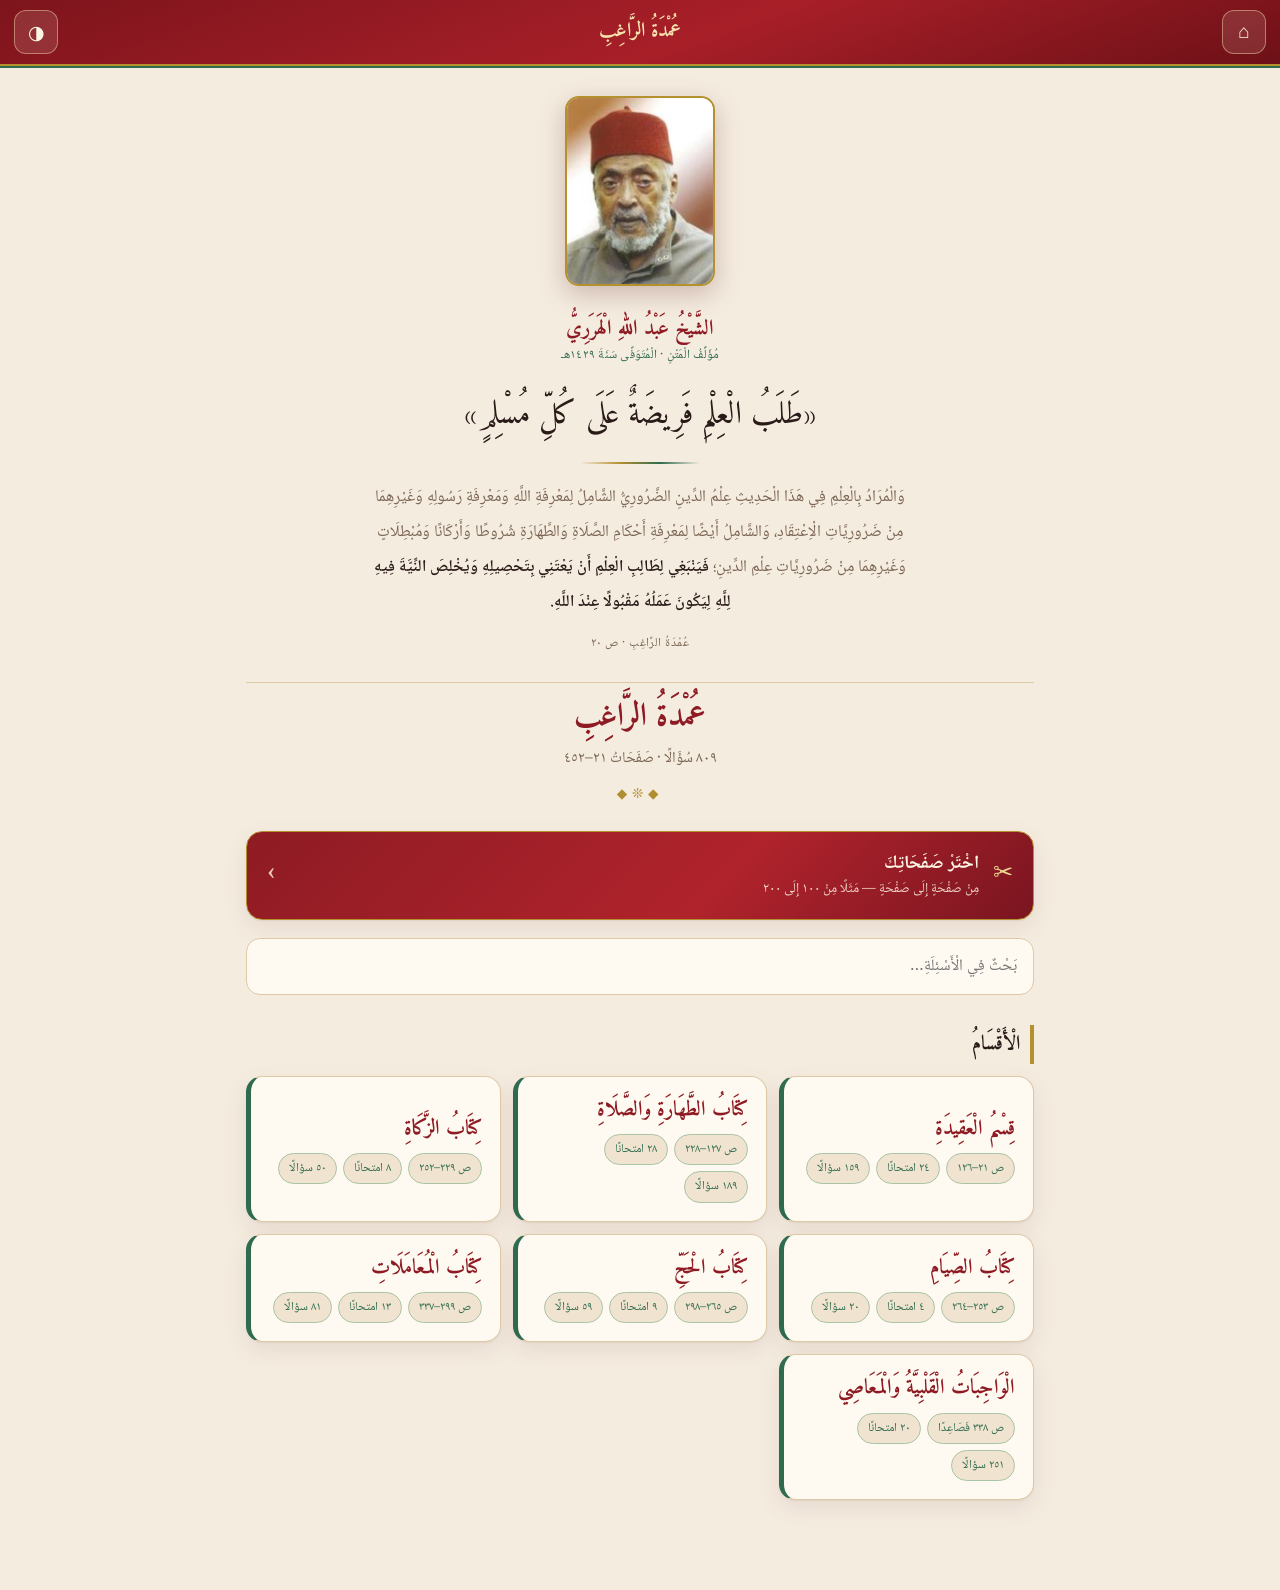
<file: index.html>
<!DOCTYPE html>
<html lang="ar" dir="rtl">
<head>
<meta charset="utf-8">
<meta name="viewport" content="width=device-width, initial-scale=1">
<title>بَنْكُ الِامْتِحَانَاتِ</title>
<link rel="preconnect" href="https://fonts.googleapis.com">
<link rel="preconnect" href="https://fonts.gstatic.com" crossorigin>
<link href="https://fonts.googleapis.com/css2?family=Amiri:ital,wght@0,400;0,700;1,400&family=Noto+Naskh+Arabic:wght@400;500;600;700&display=swap" rel="stylesheet">
<link rel="stylesheet" href="assets/style.css">
</head>
<body>
<a class="skip" href="#main">تَخَطِّي إِلَى الْمُحْتَوَى</a>

<header class="topbar">
  <button id="backBtn" class="icon-btn" aria-label="رُجُوعٌ" hidden>→</button>
  <button id="homeBtn" class="icon-btn" aria-label="الصَّفْحَةُ الرَّئِيسَةُ">⌂</button>
  <div class="brand">
    <span class="brand-title" id="bookTitle">بَنْكُ الِامْتِحَانَاتِ</span>
    <span class="brand-sub" id="bookSub"></span>
  </div>
  <button id="themeBtn" class="icon-btn" aria-label="تَبْدِيلُ الْمَظْهَرِ">◑</button>
</header>

<main id="main" class="main">
  <div id="view"></div>
</main>

<script src="data/00-manifest.js"></script>
<script src="data/10-creed.js"></script>
<script src="data/10-taharah.js"></script>
<script src="data/10-zakah.js"></script>
<script src="data/10-siyam.js"></script>
<script src="data/10-hajj.js"></script>
<script src="data/10-muamalat.js"></script>
<script src="data/10-qalb.js"></script>
<script src="assets/app.js"></script>
</body>
</html>
</file>
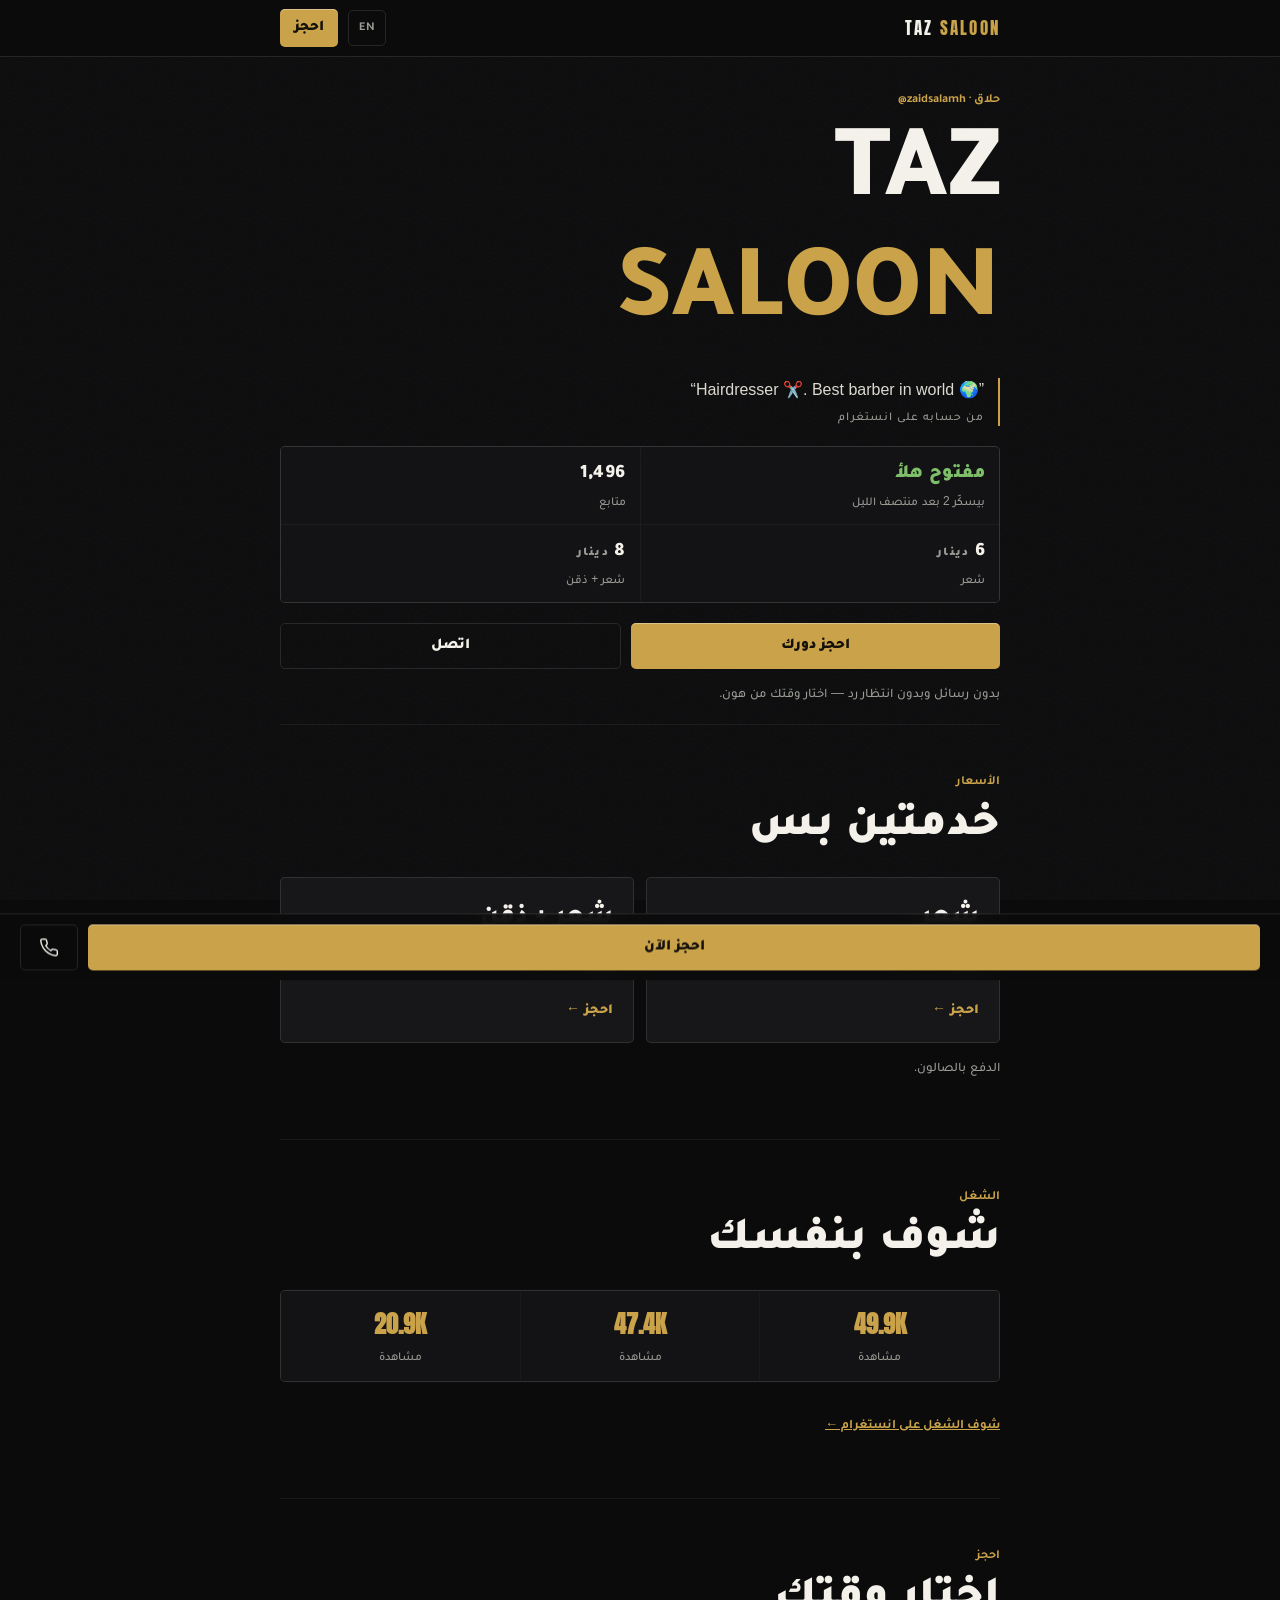
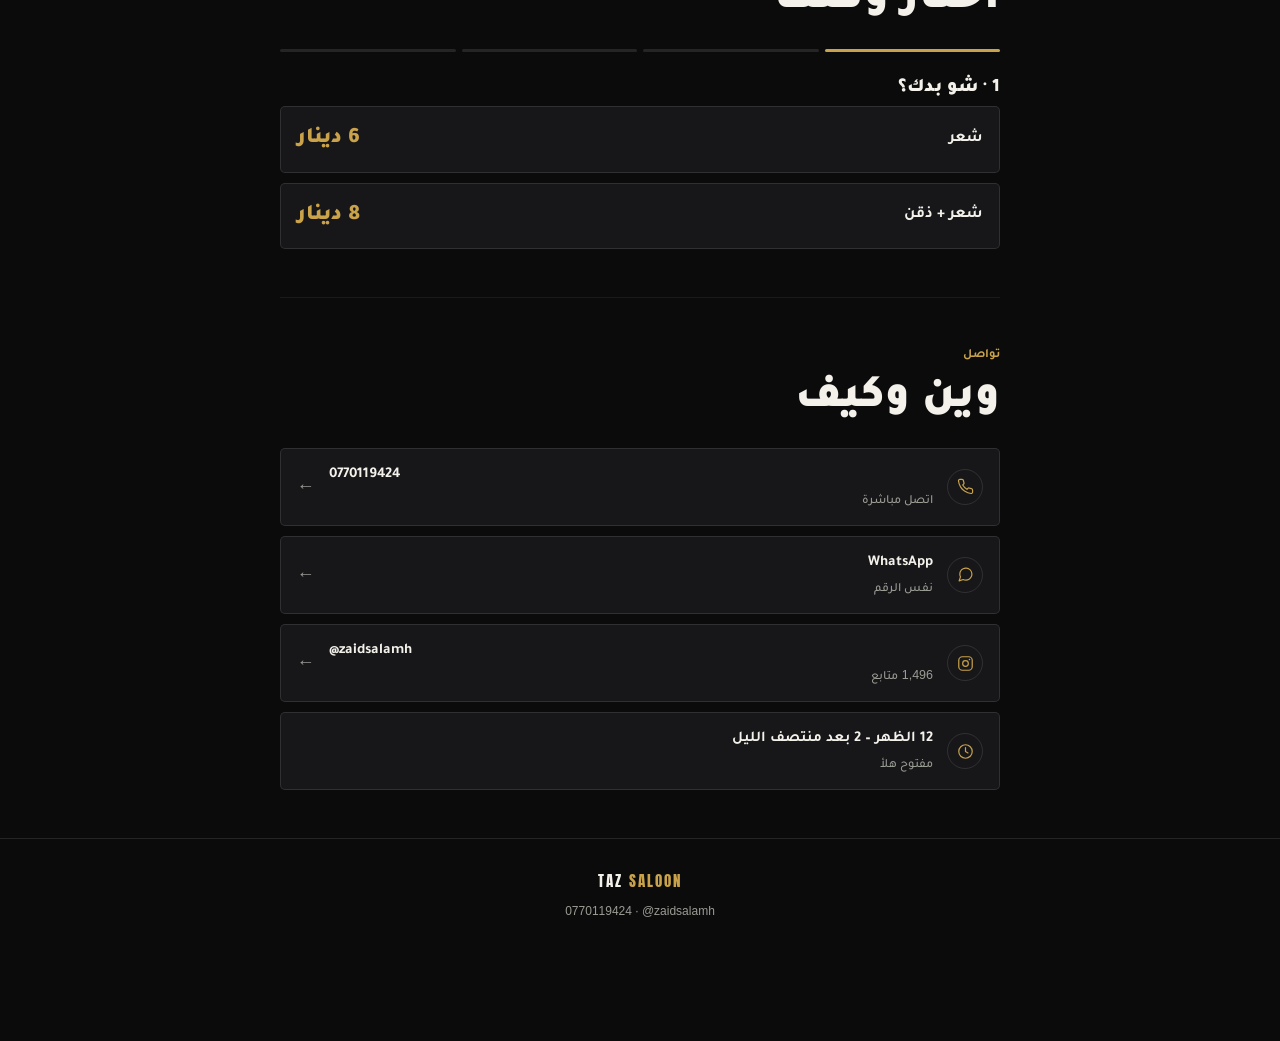
<file: taz-saloon.html>
<!doctype html>
<html lang="ar" dir="rtl">
<head>
<meta charset="utf-8">
<meta name="viewport" content="width=device-width,initial-scale=1,viewport-fit=cover">
<meta name="theme-color" content="#0b0b0c">
<title>Taz Saloon — احجز دورك</title>
<meta name="description" content="تاز صالون. شعر 6 دينار، شعر وذقن 8 دينار. الدوام من 12 الظهر لـ 2 بالليل. اختار وقتك واحجز — بدون رسائل.">
<meta property="og:title" content="Taz Saloon">
<meta property="og:description" content="شعر 6 دينار · شعر + ذقن 8 دينار · من 12 الظهر لـ 2 بالليل. احجز دورك بثواني.">
<style>
/* Anton and Tajawal, embedded. Both SIL Open Font License 1.1. */
@font-face{font-family:'Anton';font-style:normal;font-weight:400;font-display:swap;src:url([data-uri]) format('woff2');unicode-range:U+0000-00FF, U+0131, U+0152-0153, U+02BB-02BC, U+02C6, U+02DA, U+02DC, U+0304, U+0308, U+0329, U+2000-206F, U+20AC, U+2122, U+2191, U+2193, U+2212, U+2215, U+FEFF, U+FFFD}
@font-face{font-family:'Tajawal';font-style:normal;font-weight:500;font-display:swap;src:url([data-uri]) format('woff2');unicode-range:U+0600-06FF, U+0750-077F, U+0870-088E, U+0890-0891, U+0897-08E1, U+08E3-08FF, U+200C-200E, U+2010-2011, U+204F, U+2E41, U+FB50-FDFF, U+FE70-FE74, U+FE76-FEFC}
@font-face{font-family:'Tajawal';font-style:normal;font-weight:700;font-display:swap;src:url([data-uri]) format('woff2');unicode-range:U+0600-06FF, U+0750-077F, U+0870-088E, U+0890-0891, U+0897-08E1, U+08E3-08FF, U+200C-200E, U+2010-2011, U+204F, U+2E41, U+FB50-FDFF, U+FE70-FE74, U+FE76-FEFC}
@font-face{font-family:'Tajawal';font-style:normal;font-weight:900;font-display:swap;src:url([data-uri]) format('woff2');unicode-range:U+0600-06FF, U+0750-077F, U+0870-088E, U+0890-0891, U+0897-08E1, U+08E3-08FF, U+200C-200E, U+2010-2011, U+204F, U+2E41, U+FB50-FDFF, U+FE70-FE74, U+FE76-FEFC}
@font-face{font-family:'Tajawal';font-style:normal;font-weight:700;font-display:swap;src:url([data-uri]) format('woff2');unicode-range:U+0000-00FF, U+0131, U+0152-0153, U+02BB-02BC, U+02C6, U+02DA, U+02DC, U+0304, U+0308, U+0329, U+2000-206F, U+20AC, U+2122, U+2191, U+2193, U+2212, U+2215, U+FEFF, U+FFFD}
@font-face{font-family:'Tajawal';font-style:normal;font-weight:900;font-display:swap;src:url([data-uri]) format('woff2');unicode-range:U+0000-00FF, U+0131, U+0152-0153, U+02BB-02BC, U+02C6, U+02DA, U+02DC, U+0304, U+0308, U+0329, U+2000-206F, U+20AC, U+2122, U+2191, U+2193, U+2212, U+2215, U+FEFF, U+FFFD}

:root{
  --ink:#0b0b0c;
  --ink-2:#131316;
  --panel:#17171a;
  --line:rgba(255,255,255,.11);
  --line-2:rgba(255,255,255,.06);
  --paper:#f3f1ea;
  --mute:#9a9d94;
  --brass:#c9a24a;
  --brass-hi:#eccd84;
  --ok:#7fbf6a;
  --bad:#e06a5a;
  --pad:20px;
  --r:5px;
}
*{box-sizing:border-box}
html,body{margin:0;padding:0}
html{-webkit-text-size-adjust:100%}
body{
  background:var(--ink);
  color:var(--paper);
  font:16px/1.55 -apple-system,BlinkMacSystemFont,"Segoe UI",Roboto,"Helvetica Neue",Arial,sans-serif;
  -webkit-font-smoothing:antialiased;
  overflow-x:hidden;
}
body::before{
  content:"";position:fixed;inset:0;z-index:0;pointer-events:none;opacity:.05;
  background-image:url("data:image/svg+xml,%3Csvg xmlns='http://www.w3.org/2000/svg' width='160' height='160'%3E%3Cfilter id='n'%3E%3CfeTurbulence type='fractalNoise' baseFrequency='.85' numOctaves='3'/%3E%3C/filter%3E%3Crect width='160' height='160' filter='url(%23n)'/%3E%3C/svg%3E");
}
img{display:block;max-width:100%}
a{color:inherit}
button{font:inherit;color:inherit;border:0;background:none;cursor:pointer}
input,select{font:inherit}
:focus-visible{outline:2px solid var(--brass);outline-offset:2px}
.wrap{position:relative;z-index:1;max-width:760px;margin:0 auto;padding:0 var(--pad)}
.display{font-family:Anton,Impact,"Haettenschweiler",sans-serif;font-weight:400;text-transform:uppercase;letter-spacing:.012em;line-height:.92}
html[dir=rtl] body{font-family:Tajawal,-apple-system,BlinkMacSystemFont,"Segoe UI",sans-serif}
html[dir=rtl] .display{font-family:Tajawal,sans-serif;font-weight:900;letter-spacing:0;line-height:1.15}
.eyebrow{font-size:11px;letter-spacing:.22em;text-transform:uppercase;color:var(--brass);font-weight:700}
html[dir=rtl] .eyebrow{letter-spacing:0;text-transform:none;font-size:12.5px}
.mute{color:var(--mute)}
.ltr{direction:ltr;unicode-bidi:isolate}

/* ---------- top bar ---------- */
header.bar{
  position:sticky;top:0;z-index:50;
  background:rgba(11,11,12,.86);backdrop-filter:blur(12px);-webkit-backdrop-filter:blur(12px);
  border-bottom:1px solid var(--line);
}
.bar-in{max-width:760px;margin:0 auto;padding:9px var(--pad);display:flex;align-items:center;gap:10px}
.mark{font-family:Anton,Impact,sans-serif;font-size:17px;letter-spacing:.13em;text-transform:uppercase;white-space:nowrap}
.mark span{color:var(--brass)}
.bar-sp{flex:1}
.lang{
  border:1px solid var(--line);border-radius:var(--r);padding:7px 10px;font-size:12px;font-weight:700;
  letter-spacing:.06em;min-height:36px;color:var(--mute)
}
.lang:hover{color:var(--paper);border-color:var(--brass)}
.btn{
  display:inline-flex;align-items:center;justify-content:center;gap:8px;
  min-height:46px;padding:0 18px;border-radius:var(--r);
  font-weight:800;font-size:14px;letter-spacing:.09em;text-transform:uppercase;text-decoration:none;
  transition:transform .12s ease,background .15s ease,border-color .15s;
}
html[dir=rtl] .btn{letter-spacing:0;font-size:15px;text-transform:none}
.btn:active{transform:translateY(1px)}
.btn-gold{background:var(--brass);color:#14100a;box-shadow:inset 0 1px 0 rgba(255,255,255,.35)}
.btn-gold:hover{background:var(--brass-hi)}
.btn-ghost{border:1px solid var(--line);color:var(--paper)}
.btn-ghost:hover{border-color:var(--brass);color:var(--brass-hi)}
.bar .btn{min-height:38px;padding:0 14px;font-size:12.5px}

/* ---------- hero ---------- */
.hero{padding:34px 0 8px;position:relative;z-index:1}
.hero h1{margin:10px 0 0;font-size:clamp(52px,17vw,104px)}
.hero h1 em{font-style:normal;color:var(--brass);display:block}
.quote{
  margin:18px 0 0;padding:0 0 0 14px;border-left:2px solid var(--brass);
  font-size:16px;color:#dcd9d0;
}
html[dir=rtl] .quote{border-left:0;border-right:2px solid var(--brass);padding:0 14px 0 0}
.quote cite{display:block;margin-top:5px;font-style:normal;font-size:12px;letter-spacing:.08em;color:var(--mute)}
.facts{display:grid;grid-template-columns:1fr 1fr;gap:1px;background:var(--line-2);border:1px solid var(--line);border-radius:var(--r);overflow:hidden;margin-top:20px}
.fact{background:var(--ink-2);padding:13px 14px}
.fact b{display:block;font-family:Anton,sans-serif;font-size:21px;letter-spacing:.02em}
html[dir=rtl] .fact b{font-family:Tajawal,sans-serif;font-weight:900;font-size:19px}
.fact small{display:block;font-size:11px;letter-spacing:.14em;text-transform:uppercase;color:var(--mute);margin-top:3px}
html[dir=rtl] .fact small{letter-spacing:0;font-size:12px}
.fact.open b{color:var(--ok)}
.cta-row{display:flex;gap:10px;margin-top:20px;flex-wrap:wrap}
.cta-row .btn{flex:1 1 auto;min-width:140px}
.nodm{margin-top:14px;font-size:13px;color:var(--mute)}

/* ---------- sections ---------- */
section{padding:48px 0;position:relative;z-index:1;scroll-margin-top:62px}
section+section{border-top:1px solid var(--line-2)}
h2.display{font-size:clamp(30px,8.4vw,46px);margin:8px 0 0;white-space:pre-line}
.lede{margin:12px 0 0;color:var(--mute);font-size:15.5px;max-width:52ch}

/* ---------- services ---------- */
.svcs{display:grid;gap:12px;margin-top:24px}
@media(min-width:620px){.svcs{grid-template-columns:1fr 1fr}}
.svc{
  border:1px solid var(--line);border-radius:var(--r);background:var(--panel);
  padding:20px;display:flex;flex-direction:column;gap:6px;text-align:start;width:100%;
  transition:border-color .15s,background .15s;
}
.svc:hover{border-color:var(--brass);background:#1b1b1f}
.svc .n{font-family:Anton,sans-serif;font-size:26px;text-transform:uppercase;letter-spacing:.03em}
html[dir=rtl] .svc .n{font-family:Tajawal,sans-serif;font-weight:900;letter-spacing:0}
.svc .p{font-family:Anton,sans-serif;font-size:40px;color:var(--brass);line-height:1}
html[dir=rtl] .svc .p{font-family:Tajawal,sans-serif;font-weight:900}
.svc .p sub{font-family:inherit;font-size:13px;letter-spacing:.14em;color:var(--mute);vertical-align:2px;margin-inline-start:6px;bottom:0;position:relative}
.svc .go{margin-top:10px;font-size:12px;letter-spacing:.14em;text-transform:uppercase;color:var(--brass);font-weight:800}
html[dir=rtl] .svc .go{letter-spacing:0;font-size:14px}
.note{margin-top:14px;font-size:13px;color:var(--mute)}

/* ---------- proof ---------- */
.proof{display:grid;grid-template-columns:repeat(3,1fr);gap:1px;background:var(--line-2);border:1px solid var(--line);border-radius:var(--r);overflow:hidden;margin-top:22px}
.proof div{background:var(--ink-2);padding:15px 10px;text-align:center}
.proof b{display:block;font-family:Anton,sans-serif;font-size:24px;color:var(--brass)}
.proof small{display:block;font-size:10.5px;letter-spacing:.12em;text-transform:uppercase;color:var(--mute);margin-top:4px}
html[dir=rtl] .proof small{letter-spacing:0;font-size:12px}
.quotes{display:grid;gap:10px;margin-top:18px}
.qcard{border:1px solid var(--line);border-radius:var(--r);background:var(--panel);padding:16px}
.qcard p{margin:0;font-size:15px}
.qcard cite{display:block;margin-top:8px;font-style:normal;font-size:12px;letter-spacing:.1em;color:var(--brass)}

/* ---------- booking ---------- */
.steps{display:flex;gap:6px;margin-top:22px}
.steps div{flex:1;height:3px;border-radius:2px;background:var(--line);transition:background .2s}
.steps div.on{background:var(--brass)}
.step{display:none;margin-top:22px}
.step.on{display:block;animation:fade .25s ease}
@keyframes fade{from{opacity:0;transform:translateY(6px)}to{opacity:1;transform:none}}
.step h3{margin:0 0 3px;font-size:19px;font-weight:800}
.step .sub{margin:0 0 14px;font-size:13.5px;color:var(--mute)}
.pickers{display:grid;gap:10px}
.opt{
  border:1px solid var(--line);border-radius:var(--r);background:var(--panel);padding:15px 16px;
  display:flex;align-items:center;justify-content:space-between;gap:12px;width:100%;text-align:start;min-height:56px;
}
.opt:hover{border-color:rgba(201,162,74,.55)}
.opt[aria-pressed=true]{border-color:var(--brass);background:#211c11}
.opt .l{font-weight:700}
.opt .r{color:var(--brass);font-weight:800;font-family:Anton,sans-serif;font-size:22px}
html[dir=rtl] .opt .r{font-family:Tajawal,sans-serif}
.days{display:flex;gap:8px;overflow-x:auto;padding:2px 0 8px;margin:0 calc(var(--pad)*-1);padding-inline:var(--pad)}
.days::-webkit-scrollbar{height:0}
.day{
  flex:0 0 auto;border:1px solid var(--line);border-radius:var(--r);background:var(--panel);
  padding:10px 0;width:66px;text-align:center;line-height:1.25;
}
.day[aria-pressed=true]{border-color:var(--brass);background:#211c11}
.day .dw{font-size:10.5px;letter-spacing:.1em;text-transform:uppercase;color:var(--mute)}
.day .dd{font-family:Anton,sans-serif;font-size:22px}
html[dir=rtl] .day .dd{font-family:Tajawal,sans-serif;font-weight:900}
.day .dm{font-size:10.5px;color:var(--mute)}
.day[aria-pressed=true] .dw,.day[aria-pressed=true] .dm{color:var(--brass-hi)}
.tgroup{margin-top:16px}
.tgroup>span{display:block;font-size:11px;letter-spacing:.16em;text-transform:uppercase;color:var(--mute);margin-bottom:8px}
html[dir=rtl] .tgroup>span{letter-spacing:0;font-size:13px}
.slots{display:grid;grid-template-columns:repeat(auto-fill,minmax(88px,1fr));gap:8px}
.slot{
  border:1px solid var(--line);border-radius:var(--r);background:var(--panel);
  padding:11px 4px;text-align:center;font-weight:700;font-size:14px;min-height:46px;position:relative;
}
.slot[aria-pressed=true]{border-color:var(--brass);background:#211c11;color:var(--brass-hi)}
.slot:disabled{opacity:.3;text-decoration:line-through;cursor:not-allowed}
.slot i{display:block;font-style:normal;font-size:9.5px;letter-spacing:.08em;color:var(--mute);text-transform:uppercase}
.field{margin-bottom:12px}
.field label{display:block;font-size:12px;letter-spacing:.12em;text-transform:uppercase;color:var(--mute);margin-bottom:6px}
html[dir=rtl] .field label{letter-spacing:0;font-size:13px}
.field input{
  width:100%;background:var(--ink-2);border:1px solid var(--line);border-radius:var(--r);
  padding:13px 14px;color:var(--paper);min-height:50px;
}
.field input:focus{border-color:var(--brass);outline:none}
.field input::placeholder{color:#5d605a}
.err{color:var(--bad);font-size:12.5px;margin-top:6px;display:none}
.err.on{display:block}
.summary{border:1px solid var(--line);border-radius:var(--r);background:var(--panel);padding:14px 16px;margin:4px 0 16px}
.summary .row{display:flex;justify-content:space-between;gap:12px;padding:5px 0;font-size:14.5px}
.summary .row span:first-child{color:var(--mute)}
.summary .row.tot{border-top:1px solid var(--line);margin-top:6px;padding-top:10px;font-weight:800}
.summary .row.tot span:last-child{color:var(--brass);font-family:Anton,sans-serif;font-size:22px}
html[dir=rtl] .summary .row.tot span:last-child{font-family:Tajawal,sans-serif}
.nav{display:flex;gap:10px;margin-top:16px}
.nav .btn{flex:1}
.back{flex:0 0 auto!important;min-width:56px}
.done{text-align:center;padding:14px 0}
.tick{width:62px;height:62px;border-radius:50%;border:2px solid var(--brass);display:grid;place-items:center;margin:0 auto 14px;color:var(--brass);font-size:30px}
.ref{display:inline-block;margin-top:10px;border:1px dashed var(--line);border-radius:var(--r);padding:8px 14px;font-family:ui-monospace,SFMono-Regular,Menlo,monospace;letter-spacing:.14em;color:var(--brass)}

/* ---------- contact ---------- */
.clist{display:grid;gap:10px;margin-top:22px}
.crow{
  display:flex;align-items:center;gap:14px;border:1px solid var(--line);border-radius:var(--r);
  background:var(--panel);padding:14px 16px;text-decoration:none;min-height:62px;
}
.crow:hover{border-color:var(--brass)}
.crow .ic{width:36px;height:36px;flex:0 0 36px;border-radius:50%;border:1px solid var(--line);display:grid;place-items:center;color:var(--brass)}
.crow .t{flex:1;min-width:0}
.crow .t b{display:block;font-size:15px}
.crow .t small{color:var(--mute);font-size:12.5px}
.crow .ar{color:var(--mute);font-size:18px}
html[dir=rtl] .crow .ar{transform:scaleX(-1)}

/* ---------- footer + sticky ---------- */
footer{padding:30px 0 120px;text-align:center;border-top:1px solid var(--line);position:relative;z-index:1}
footer .mark{font-size:15px}
footer p{margin:10px 0 0;font-size:12px;color:var(--mute)}
footer .mark{-webkit-user-select:none;user-select:none;-webkit-touch-callout:none}
.sticky{
  position:fixed;left:0;right:0;bottom:0;z-index:60;padding:10px var(--pad) calc(10px + env(safe-area-inset-bottom));
  background:rgba(11,11,12,.92);backdrop-filter:blur(12px);-webkit-backdrop-filter:blur(12px);
  border-top:1px solid var(--line);display:flex;gap:10px;transform:translateY(120%);transition:transform .25s ease;
}
.sticky.on{transform:none}
.sticky .btn{flex:1}
.sticky .btn-ghost{flex:0 0 58px;min-width:58px;padding:0}

/* ---------- owner ---------- */
.owner{position:fixed;inset:0;z-index:100;background:var(--ink);overflow-y:auto;display:none}
.owner.on{display:block}
.owner-bar{position:sticky;top:0;background:rgba(11,11,12,.94);backdrop-filter:blur(12px);border-bottom:1px solid var(--line);padding:12px var(--pad);display:flex;align-items:center;gap:10px}
.owner-bar .mark{font-size:15px}
.owner-in{max-width:760px;margin:0 auto;padding:22px var(--pad) 60px}
.gate{max-width:300px;margin:12vh auto;text-align:center}
.pin{display:flex;gap:8px;justify-content:center;margin:18px 0 10px}
.pin input{
  width:52px;height:60px;text-align:center;font-size:24px;font-weight:800;
  background:var(--ink-2);border:1px solid var(--line);border-radius:var(--r);color:var(--paper);
}
.pin input:focus{border-color:var(--brass);outline:none}
.tabs{display:flex;gap:6px;margin:18px 0}
.tabs button{flex:1;border:1px solid var(--line);border-radius:var(--r);padding:9px 0;font-size:12.5px;font-weight:700;letter-spacing:.08em;text-transform:uppercase;color:var(--mute);min-height:42px}
.tabs button[aria-pressed=true]{border-color:var(--brass);color:var(--brass);background:#1a1710}
html[dir=rtl] .tabs button{letter-spacing:0;font-size:14px;text-transform:none}
.tot-strip{display:grid;grid-template-columns:repeat(3,1fr);gap:1px;background:var(--line-2);border:1px solid var(--line);border-radius:var(--r);overflow:hidden;margin-bottom:18px}
.tot-strip div{background:var(--ink-2);padding:12px 8px;text-align:center}
.tot-strip b{display:block;font-family:Anton,sans-serif;font-size:22px;color:var(--brass);white-space:nowrap}
html[dir=rtl] .tot-strip b{font-family:Tajawal,sans-serif;font-weight:900}
.tot-strip small{font-size:10.5px;letter-spacing:.1em;text-transform:uppercase;color:var(--mute)}
html[dir=rtl] .tot-strip small{letter-spacing:0;font-size:12px}
.bk{border:1px solid var(--line);border-radius:var(--r);background:var(--panel);padding:14px 16px;margin-bottom:10px}
.bk.past{opacity:.5}
.bk.done-b{border-color:rgba(127,191,106,.4)}
.bk .top{display:flex;justify-content:space-between;gap:10px;align-items:baseline}
.bk .who{font-size:17px;font-weight:800}
.bk .when{color:var(--brass);font-weight:700;font-size:14px;white-space:nowrap}
.bk .meta{color:var(--mute);font-size:13px;margin-top:3px}
.bk .meta bdi{white-space:nowrap}
.bk .acts{display:flex;gap:8px;margin-top:12px;flex-wrap:wrap}
.bk .acts a,.bk .acts button{
  border:1px solid var(--line);border-radius:var(--r);padding:8px 12px;font-size:12px;font-weight:700;
  letter-spacing:.06em;text-transform:uppercase;text-decoration:none;color:var(--mute);min-height:38px;
  display:inline-flex;align-items:center;gap:6px;
}
html[dir=rtl] .bk .acts a,html[dir=rtl] .bk .acts button{letter-spacing:0;font-size:13px;text-transform:none}
.bk .acts a:hover,.bk .acts button:hover{color:var(--paper);border-color:var(--brass)}
.bk .acts .del:hover{color:var(--bad);border-color:var(--bad)}
.empty{text-align:center;color:var(--mute);padding:40px 10px;font-size:14px}
.tip{border:1px solid var(--line-2);border-radius:var(--r);background:#101012;padding:12px 14px;font-size:12.5px;color:var(--mute);margin-top:20px;line-height:1.5}
.toast{
  position:fixed;left:50%;bottom:92px;transform:translate(-50%,20px);z-index:200;
  background:var(--brass);color:#14100a;font-weight:800;font-size:13.5px;padding:11px 18px;border-radius:var(--r);
  opacity:0;pointer-events:none;transition:.22s;
}
.toast.on{opacity:1;transform:translate(-50%,0)}
@media print{.sticky,header.bar{display:none}}
</style>
</head>
<body>

<header class="bar">
  <div class="bar-in">
    <div class="mark">Taz <span>Saloon</span></div>
    <div class="bar-sp"></div>
    <button class="lang" id="langBtn" type="button" aria-label="Switch language">EN</button>
    <a class="btn btn-gold" href="#book" data-ar="احجز" data-en="Book">احجز</a>
  </div>
</header>

<main>
<div class="wrap">

  <!-- ============ HERO ============ -->
  <section class="hero">
    <div class="eyebrow" data-ar="حلاق · ‎@zaidsalamh" data-en="Barber · @zaidsalamh">حلاق · ‎@zaidsalamh</div>
    <h1 class="display">Taz<em>Saloon</em></h1>

    <blockquote class="quote">
      <span class="ltr">“Hairdresser ✂️. Best barber in world 🌍”</span>
      <cite data-ar="من حسابه على انستغرام" data-en="from his Instagram bio">من حسابه على انستغرام</cite>
    </blockquote>

    <div class="facts">
      <div class="fact open">
        <b id="statusB">12 الظهر – 2 بالليل</b>
        <small id="statusS" data-ar="أوقات الدوام" data-en="Working hours">أوقات الدوام</small>
      </div>
      <div class="fact"><b>1,496</b><small data-ar="متابع" data-en="Followers">متابع</small></div>
      <div class="fact"><b>6 <small style="display:inline;letter-spacing:.1em" data-ar="دينار" data-en="JOD">دينار</small></b><small data-ar="شعر" data-en="Hair">شعر</small></div>
      <div class="fact"><b>8 <small style="display:inline;letter-spacing:.1em" data-ar="دينار" data-en="JOD">دينار</small></b><small data-ar="شعر + ذقن" data-en="Hair + beard">شعر + ذقن</small></div>
    </div>

    <div class="cta-row">
      <a class="btn btn-gold" href="#book" data-ar="احجز دورك" data-en="Book a chair">احجز دورك</a>
      <a class="btn btn-ghost" href="tel:+962770119424" data-ar="اتصل" data-en="Call">اتصل</a>
    </div>
    <p class="nodm" data-ar="بدون رسائل وبدون انتظار رد — اختار وقتك من هون." data-en="No DMs, no waiting on a reply — pick your time here.">بدون رسائل وبدون انتظار رد — اختار وقتك من هون.</p>
  </section>

  <!-- ============ PRICES ============ -->
  <section id="services">
    <div class="eyebrow" data-ar="الأسعار" data-en="Prices">الأسعار</div>
    <h2 class="display" data-ar="خدمتين بس" data-en="Two services">خدمتين بس</h2>

    <div class="svcs">
      <button class="svc" type="button" data-pick="hair">
        <span class="n" data-ar="شعر" data-en="Hair">شعر</span>
        <span class="p">6 <sub data-ar="دينار" data-en="JOD">دينار</sub></span>
        <span class="go" data-ar="احجز ←" data-en="Book →">احجز ←</span>
      </button>
      <button class="svc" type="button" data-pick="both">
        <span class="n" data-ar="شعر + ذقن" data-en="Hair + beard">شعر + ذقن</span>
        <span class="p">8 <sub data-ar="دينار" data-en="JOD">دينار</sub></span>
        <span class="go" data-ar="احجز ←" data-en="Book →">احجز ←</span>
      </button>
    </div>
    <p class="note" data-ar="الدفع بالصالون." data-en="Pay at the chair.">الدفع بالصالون.</p>
  </section>

  <!-- ============ THE WORK ============ -->
  <section id="reviews">
    <div class="eyebrow" data-ar="الشغل" data-en="The work">الشغل</div>
    <h2 class="display" data-ar="شوف بنفسك" data-en="See for yourself">شوف بنفسك</h2>

    <div class="proof">
      <div><b>49.9K</b><small data-ar="مشاهدة" data-en="views">مشاهدة</small></div>
      <div><b>47.4K</b><small data-ar="مشاهدة" data-en="views">مشاهدة</small></div>
      <div><b>20.9K</b><small data-ar="مشاهدة" data-en="views">مشاهدة</small></div>
    </div>

    <!-- Real customer reviews go in the REVIEWS list inside the script at the bottom. -->
    <div class="quotes" id="quotes"></div>

    <p class="note"><a href="https://instagram.com/zaidsalamh" target="_blank" rel="noopener" style="color:var(--brass);font-weight:700" data-ar="شوف الشغل على انستغرام ←" data-en="Watch the reels on Instagram →">شوف الشغل على انستغرام ←</a></p>
  </section>

  <!-- ============ BOOKING ============ -->
  <section id="book">
    <div class="eyebrow" data-ar="احجز" data-en="Book">احجز</div>
    <h2 class="display" data-ar="اختار وقتك" data-en="Pick your time">اختار وقتك</h2>

    <div class="steps" aria-hidden="true"><div class="on"></div><div></div><div></div><div></div></div>

    <div class="step on" data-step="1">
      <h3 data-ar="1 · شو بدك؟" data-en="1 · What do you want?">1 · شو بدك؟</h3>
      <div class="pickers" id="svcPick"></div>
    </div>

    <div class="step" data-step="2">
      <h3 data-ar="2 · أي يوم؟" data-en="2 · Which day?">2 · أي يوم؟</h3>
      <div class="days" id="dayPick"></div>
      <div class="nav"><button class="btn btn-ghost back" type="button" data-back="1" aria-label="Back">←</button></div>
    </div>

    <div class="step" data-step="3">
      <h3 data-ar="3 · أي ساعة؟" data-en="3 · What time?">3 · أي ساعة؟</h3>
      <p class="sub" data-ar="الدوام من 12 الظهر لـ 2 بالليل." data-en="Open 12:00 PM to 2:00 AM.">الدوام من 12 الظهر لـ 2 بالليل.</p>
      <div id="timePick"></div>
      <div class="nav"><button class="btn btn-ghost back" type="button" data-back="2" aria-label="Back">←</button></div>
    </div>

    <div class="step" data-step="4">
      <h3 data-ar="4 · اسمك ورقمك" data-en="4 · Your name and number">4 · اسمك ورقمك</h3>
      <div class="summary" id="sum"></div>
      <div class="field">
        <label for="fName" data-ar="الاسم" data-en="Name">الاسم</label>
        <input id="fName" type="text" autocomplete="name" placeholder="أحمد" data-ar-ph="أحمد" data-en-ph="Ahmad" maxlength="40" required>
        <div class="err" id="eName" data-ar="اكتب اسمك" data-en="Please write your name">اكتب اسمك</div>
      </div>
      <div class="field">
        <label for="fPhone" data-ar="رقم الموبايل" data-en="Mobile number">رقم الموبايل</label>
        <input id="fPhone" type="tel" inputmode="tel" autocomplete="tel" placeholder="07 9999 9999" maxlength="20" required>
        <div class="err" id="ePhone" data-ar="رقم أردني يبدأ بـ 07" data-en="A Jordanian number starting 07">رقم أردني يبدأ بـ 07</div>
      </div>
      <div class="nav">
        <button class="btn btn-ghost back" type="button" data-back="3" aria-label="Back">←</button>
        <button class="btn btn-gold" type="button" id="confirmBtn" data-ar="أكّد الحجز" data-en="Confirm booking">أكّد الحجز</button>
      </div>
      <p class="note" style="font-size:12px" data-ar="بيوصل الحجز للصالون على واتساب." data-en="Your booking goes to the shop on WhatsApp.">بيوصل الحجز للصالون على واتساب.</p>
    </div>

    <div class="step" data-step="5">
      <div class="done">
        <div class="tick">✓</div>
        <h3 style="font-size:23px" data-ar="تم الحجز" data-en="You are booked">تم الحجز</h3>
        <p class="sub" id="doneLine" style="margin-bottom:0"></p>
        <div class="ref" id="doneRef"></div>
      </div>
      <div class="nav">
        <a class="btn btn-gold" id="waBtn" href="#" target="_blank" rel="noopener" data-ar="ابعتها على واتساب" data-en="Send on WhatsApp">ابعتها على واتساب</a>
        <a class="btn btn-ghost" id="icsBtn" href="#" download="taz-saloon.ics" data-ar="أضف للتقويم" data-en="Add to calendar">أضف للتقويم</a>
      </div>
      <div class="nav"><button class="btn btn-ghost" type="button" id="againBtn" data-ar="احجز دور ثاني" data-en="Book another slot">احجز دور ثاني</button></div>
    </div>
  </section>

  <!-- ============ CONTACT ============ -->
  <section id="contact">
    <div class="eyebrow" data-ar="تواصل" data-en="Contact">تواصل</div>
    <h2 class="display" data-ar="وين وكيف" data-en="Reach him">وين وكيف</h2>

    <div class="clist">
      <a class="crow" href="tel:+962770119424">
        <span class="ic"><svg viewBox="0 0 24 24" width="17" height="17" fill="none" stroke="currentColor" stroke-width="1.7" stroke-linecap="round" stroke-linejoin="round" aria-hidden="true"><path d="M22 16.9v3a2 2 0 0 1-2.2 2 19.8 19.8 0 0 1-8.6-3.1 19.5 19.5 0 0 1-6-6A19.8 19.8 0 0 1 2.1 4.2 2 2 0 0 1 4.1 2h3a2 2 0 0 1 2 1.7c.1 1 .4 1.9.7 2.8a2 2 0 0 1-.5 2.1L8.1 9.9a16 16 0 0 0 6 6l1.3-1.3a2 2 0 0 1 2.1-.4c.9.3 1.8.6 2.8.7a2 2 0 0 1 1.7 2z"/></svg></span>
        <span class="t"><b class="ltr">0770119424</b><small data-ar="اتصل مباشرة" data-en="Tap to call">اتصل مباشرة</small></span>
        <span class="ar">→</span>
      </a>
      <a class="crow" href="https://wa.me/962770119424" target="_blank" rel="noopener">
        <span class="ic"><svg viewBox="0 0 24 24" width="17" height="17" fill="none" stroke="currentColor" stroke-width="1.7" stroke-linecap="round" stroke-linejoin="round" aria-hidden="true"><path d="M21 11.5a8.4 8.4 0 0 1-.9 3.8 8.5 8.5 0 0 1-7.6 4.7 8.4 8.4 0 0 1-3.8-.9L3 21l1.9-5.7a8.4 8.4 0 0 1-.9-3.8 8.5 8.5 0 0 1 4.7-7.6 8.4 8.4 0 0 1 3.8-.9h.5a8.5 8.5 0 0 1 8 8v.5z"/></svg></span>
        <span class="t"><b>WhatsApp</b><small data-ar="نفس الرقم" data-en="Same number">نفس الرقم</small></span>
        <span class="ar">→</span>
      </a>
      <a class="crow" href="https://instagram.com/zaidsalamh" target="_blank" rel="noopener">
        <span class="ic"><svg viewBox="0 0 24 24" width="17" height="17" fill="none" stroke="currentColor" stroke-width="1.7" stroke-linecap="round" stroke-linejoin="round" aria-hidden="true"><rect x="2.5" y="2.5" width="19" height="19" rx="5"/><circle cx="12" cy="12" r="4"/><circle cx="17.6" cy="6.4" r="1.1" fill="currentColor" stroke="none"/></svg></span>
        <span class="t"><b class="ltr">@zaidsalamh</b><small data-ar="1,496 متابع" data-en="1,496 followers">1,496 متابع</small></span>
        <span class="ar">→</span>
      </a>
      <div class="crow" style="cursor:default">
        <span class="ic"><svg viewBox="0 0 24 24" width="17" height="17" fill="none" stroke="currentColor" stroke-width="1.7" stroke-linecap="round" stroke-linejoin="round" aria-hidden="true"><circle cx="12" cy="12" r="9.5"/><polyline points="12 6.5 12 12 15.5 14"/></svg></span>
        <span class="t"><b data-ar="12 الظهر – 2 بعد منتصف الليل" data-en="12:00 PM – 2:00 AM">12 الظهر – 2 بعد منتصف الليل</b><small id="statusLine" data-ar="أوقات الدوام" data-en="Working hours">أوقات الدوام</small></span>
      </div>
    </div>
  </section>
</div>
</main>

<footer>
  <div class="mark" id="ownerDot">Taz <span>Saloon</span></div>
  <p class="ltr">0770119424 · @zaidsalamh</p>
</footer>

<div class="sticky" id="sticky">
  <a class="btn btn-gold" href="#book" data-ar="احجز الآن" data-en="Book now">احجز الآن</a>
  <a class="btn btn-ghost" href="tel:+962770119424" aria-label="Call"><svg viewBox="0 0 24 24" width="20" height="20" fill="none" stroke="currentColor" stroke-width="1.7" stroke-linecap="round" stroke-linejoin="round" aria-hidden="true"><path d="M22 16.9v3a2 2 0 0 1-2.2 2 19.8 19.8 0 0 1-8.6-3.1 19.5 19.5 0 0 1-6-6A19.8 19.8 0 0 1 2.1 4.2 2 2 0 0 1 4.1 2h3a2 2 0 0 1 2 1.7c.1 1 .4 1.9.7 2.8a2 2 0 0 1-.5 2.1L8.1 9.9a16 16 0 0 0 6 6l1.3-1.3a2 2 0 0 1 2.1-.4c.9.3 1.8.6 2.8.7a2 2 0 0 1 1.7 2z"/></svg></a>
</div>

<div class="toast" id="toast"></div>

<!-- ============ OWNER ONLY ============ -->
<div class="owner" id="owner" role="dialog" aria-modal="true" aria-label="Bookings">
  <div class="owner-bar">
    <div class="mark">Taz <span>Saloon</span></div>
    <div class="bar-sp" style="flex:1"></div>
    <button class="lang" id="ownerClose" type="button" data-ar="إغلاق" data-en="Close">إغلاق</button>
  </div>

  <div class="owner-in">
    <!-- PIN gate -->
    <div id="gate" class="gate">
      <div class="eyebrow" data-ar="للصالون فقط" data-en="Staff only">للصالون فقط</div>
      <h3 class="display" style="font-size:30px;margin:8px 0 0" data-ar="ادخل الرمز" data-en="Enter PIN">ادخل الرمز</h3>
      <div class="pin">
        <input type="password" inputmode="numeric" maxlength="1" aria-label="PIN digit 1">
        <input type="password" inputmode="numeric" maxlength="1" aria-label="PIN digit 2">
        <input type="password" inputmode="numeric" maxlength="1" aria-label="PIN digit 3">
        <input type="password" inputmode="numeric" maxlength="1" aria-label="PIN digit 4">
      </div>
      <div class="err" id="ePin" data-ar="رمز غلط" data-en="Wrong PIN">رمز غلط</div>
      <p class="tip" style="margin-top:22px" data-ar="هاي الشاشة بتشوفها إنت بس. الزباين ما بيشوفوا أسماء ولا أرقام." data-en="This screen is yours only. Customers never see names or numbers.">هاي الشاشة بتشوفها إنت بس. الزباين ما بيشوفوا أسماء ولا أرقام.</p>
    </div>

    <!-- dashboard -->
    <div id="dash" style="display:none">
      <div class="eyebrow" data-ar="الحجوزات" data-en="Bookings">الحجوزات</div>
      <h3 class="display" style="font-size:32px;margin:8px 0 0" data-ar="مين جاي" data-en="Who is coming">مين جاي</h3>

      <div class="tabs">
        <button type="button" data-tab="today" aria-pressed="true" data-ar="اليوم" data-en="Today">اليوم</button>
        <button type="button" data-tab="next" aria-pressed="false" data-ar="قادم" data-en="Upcoming">قادم</button>
        <button type="button" data-tab="all" aria-pressed="false" data-ar="الكل" data-en="All">الكل</button>
      </div>

      <div class="tot-strip">
        <div><b id="kCount">0</b><small data-ar="حجز" data-en="Bookings">حجز</small></div>
        <div><b id="kMoney">0</b><small data-ar="دينار متوقع" data-en="JOD expected">دينار متوقع</small></div>
        <div><b id="kNext">—</b><small data-ar="الدور الجاي" data-en="Next in">الدور الجاي</small></div>
      </div>

      <div id="list"></div>

      <div class="nav" style="margin-top:20px">
        <button class="btn btn-ghost" type="button" id="csvBtn" data-ar="تصدير Excel" data-en="Export CSV">تصدير Excel</button>
        <button class="btn btn-ghost" type="button" id="pinBtn" data-ar="غيّر الرمز" data-en="Change PIN">غيّر الرمز</button>
      </div>

      <p class="tip" id="ownerTip"></p>
    </div>
  </div>
</div>

<script>
(function(){
"use strict";

/* ==================================================================
   SETTINGS — change these, nothing else.
   ================================================================== */
var CFG = {
  phone:      "0770119424",          // shown on the site
  waNumber:   "962770119424",        // WhatsApp / international form of the same number
  instagram:  "zaidsalamh",
  openMin:    12*60,                 // opens 12:00 PM
  closeMin:   26*60,                 // closes 2:00 AM (26:00 = 2 AM next day)
  slotMin:    30,                    // length of one appointment
  daysAhead:  30,                    // how far ahead people can book
  closedDays: [],                    // days off, 0=Sunday .. 6=Saturday.  e.g. [5] closes Friday
  pinHash:    2088330068,            // the owner PIN (4 digits) is stored as a hash, never in plain text.
                                     // Change it from inside the owner panel, not here.
  syncUrl:    ""                     // optional: a URL that stores bookings for all devices (see notes)
};

var SERVICES = [
  { id:"hair", en:"Hair",        ar:"شعر",        price:6 },
  { id:"both", en:"Hair + beard", ar:"شعر + ذقن", price:8 }
];

/* Real customer reviews only. Paste them here as they come in, e.g.
   { en:"Best fade in town.", ar:"أحسن تدريج بالمنطقة.", by:"@username" }   */
var REVIEWS = [];

/* ================================================================== */

var $  = function(s,r){ return (r||document).querySelector(s); };
var $$ = function(s,r){ return Array.prototype.slice.call((r||document).querySelectorAll(s)); };
var LS_KEY = "taz.bookings.v1", LS_PIN = "taz.pin.v1", LS_LANG = "taz.lang.v1", LS_FAIL = "taz.fail.v1";

function store(k,v){ try{ if(v===undefined) return localStorage.getItem(k); localStorage.setItem(k,v); }catch(e){ return null; } }

function load(){
  try{ return JSON.parse(localStorage.getItem(LS_KEY)||"[]"); }catch(e){ return []; }
}
function save(list){
  try{ localStorage.setItem(LS_KEY, JSON.stringify(list)); }catch(e){}
}

/* ---------- language ---------- */
var lang = store(LS_LANG) || "ar";
function applyLang(){
  var ar = lang === "ar";
  document.documentElement.lang = ar ? "ar" : "en";
  document.documentElement.dir  = ar ? "rtl" : "ltr";
  $$("[data-ar]").forEach(function(el){
    if(!el.hasAttribute("data-en")) el.setAttribute("data-en", el.textContent);
    el.textContent = ar ? el.getAttribute("data-ar") : el.getAttribute("data-en");
  });
  $$("[data-ar-ph]").forEach(function(el){
    if(!el.hasAttribute("data-en-ph")) el.setAttribute("data-en-ph", el.placeholder);
    el.placeholder = ar ? el.getAttribute("data-ar-ph") : el.getAttribute("data-en-ph");
  });
  $("#langBtn").textContent = ar ? "EN" : "عربي";
  if(lastBooking){
    var lw = new Date(lastBooking.at);
    $("#doneLine").textContent = svcName(svcById(lastBooking.svc)) + " · " + fmtDay(lw) + " · " + fmtTime(lastBooking.mins);
  }
  store(LS_LANG, lang);
  renderServices(); renderDays(); renderTimes(); renderSummary(); renderReviews(); tickStatus(); renderList();
}
function t(en, ar){ return lang === "ar" ? ar : en; }

$("#langBtn").addEventListener("click", function(){ lang = lang === "ar" ? "en" : "ar"; applyLang(); });

/* ---------- dates & times ---------- */
var DW_EN = ["Sun","Mon","Tue","Wed","Thu","Fri","Sat"];
var DW_AR = ["أحد","اثنين","ثلاثاء","أربعاء","خميس","جمعة","سبت"];
var DWL_EN= ["Sunday","Monday","Tuesday","Wednesday","Thursday","Friday","Saturday"];
var DWL_AR= ["الأحد","الاثنين","الثلاثاء","الأربعاء","الخميس","الجمعة","السبت"];
var MO_EN = ["Jan","Feb","Mar","Apr","May","Jun","Jul","Aug","Sep","Oct","Nov","Dec"];
var MO_AR = ["كانون الثاني","شباط","آذار","نيسان","أيار","حزيران","تموز","آب","أيلول","تشرين الأول","تشرين الثاني","كانون الأول"];

function iso(d){
  return d.getFullYear() + "-" + ("0"+(d.getMonth()+1)).slice(-2) + "-" + ("0"+d.getDate()).slice(-2);
}
function fromIso(s){ var p = s.split("-"); return new Date(+p[0], +p[1]-1, +p[2]); }

/* a slot that starts after midnight belongs to the night of the chosen day */
function slotDate(dayIso, mins){
  var d = fromIso(dayIso);
  d.setMinutes(mins);
  return d;
}
function fmtTime(mins){
  var h = Math.floor(mins/60) % 24, m = mins % 60;
  var ap = h < 12 ? t("AM","ص") : t("PM","م"), hh = h % 12; if(hh === 0) hh = 12;
  return hh + ":" + ("0"+m).slice(-2) + " " + ap;
}
function fmtDay(d){
  return lang === "ar"
    ? DWL_AR[d.getDay()] + " " + d.getDate() + " " + MO_AR[d.getMonth()]
    : DW_EN[d.getDay()] + " " + d.getDate() + " " + MO_EN[d.getMonth()];
}
function isOpenNow(){
  var n = new Date(), m = n.getHours()*60 + n.getMinutes();
  var afterOpen = m >= CFG.openMin, beforeClose = m < (CFG.closeMin - 1440);
  return afterOpen || beforeClose;
}
function tickStatus(){
  var b = $("#statusB"), s = $("#statusS"), l = $("#statusLine");
  var open = isOpenNow();
  b.textContent = open ? t("Open now","مفتوح هلأ") : t("12 PM – 2 AM", "12 الظهر – 2 بالليل");
  s.textContent = open ? t("Closes 2:00 AM","بيسكّر 2 بعد منتصف الليل") : t("Working hours","أوقات الدوام");
  b.parentNode.classList.toggle("open", open);
  if(l) l.textContent = open ? t("Open right now","مفتوح هلأ") : t("Working hours","أوقات الدوام");
}

/* ---------- booking state ---------- */
var pick = { svc:null, day:null, mins:null }, lastBooking = null;

function svcById(id){ for(var i=0;i<SERVICES.length;i++) if(SERVICES[i].id===id) return SERVICES[i]; return null; }
function svcName(s){ return lang === "ar" ? s.ar : s.en; }

function setStep(n){
  $$(".step").forEach(function(el){ el.classList.toggle("on", +el.getAttribute("data-step") === n); });
  $$(".steps div").forEach(function(el,i){ el.classList.toggle("on", i < Math.min(n,4)); });
}

/* ---------- step 1: services ---------- */
function renderServices(){
  var box = $("#svcPick"); if(!box) return;
  box.innerHTML = "";
  SERVICES.forEach(function(s){
    var b = document.createElement("button");
    b.type = "button"; b.className = "opt";
    b.setAttribute("aria-pressed", pick.svc === s.id ? "true" : "false");
    b.innerHTML = '<span class="l"></span><span class="r"></span>';
    b.querySelector(".l").textContent = svcName(s);
    b.querySelector(".r").textContent = s.price + " " + t("JOD","دينار");
    b.addEventListener("click", function(){ choose(s.id); });
    box.appendChild(b);
  });
}
function choose(id){
  pick.svc = id;
  renderServices();
  if(!pick.day) pick.day = firstOpenDay();
  renderDays(); renderTimes();
  setStep(2);
}

/* ---------- step 2: days ---------- */
function isClosed(d){ return CFG.closedDays.indexOf(d.getDay()) > -1; }
function firstOpenDay(){
  var d = new Date();
  for(var i=0;i<CFG.daysAhead;i++){
    if(!isClosed(d) && openSlots(iso(d)).length) return iso(d);
    d.setDate(d.getDate()+1);
  }
  return iso(new Date());
}
function renderDays(){
  var box = $("#dayPick"); if(!box) return;
  box.innerHTML = "";
  var d = new Date();
  for(var i=0;i<=CFG.daysAhead;i++){
    (function(day){
      var key = iso(day), closed = isClosed(day), free = closed ? [] : openSlots(key);
      var b = document.createElement("button");
      b.type = "button"; b.className = "day";
      b.disabled = !free.length;
      if(!free.length) b.style.opacity = ".32";
      b.setAttribute("aria-pressed", pick.day === key ? "true" : "false");
      var dw = i === 0 ? t("Today","اليوم") : (lang === "ar" ? DW_AR[day.getDay()] : DW_EN[day.getDay()]);
      var mo = lang === "ar" ? t("","شهر ") + (day.getMonth()+1) : MO_EN[day.getMonth()];
      b.innerHTML = '<div class="dw"></div><div class="dd"></div><div class="dm"></div>';
      b.querySelector(".dw").textContent = dw;
      b.querySelector(".dd").textContent = day.getDate();
      b.querySelector(".dm").textContent = mo;
      b.addEventListener("click", function(){
        pick.day = key; pick.mins = null;
        renderDays(); renderTimes(); setStep(3);
      });
      box.appendChild(b);
    })(new Date(d));
    d.setDate(d.getDate()+1);
  }
  var sel = box.querySelector('[aria-pressed=true]');
  if(sel) sel.scrollIntoView({block:"nearest", inline:"center"});
}

/* ---------- step 3: times ---------- */
function allSlots(){
  var out = [];
  for(var m = CFG.openMin; m + CFG.slotMin <= CFG.closeMin; m += CFG.slotMin) out.push(m);
  return out;
}
function takenSet(dayIso){
  var set = {};
  load().forEach(function(b){ if(b.day === dayIso && b.status !== "cancelled") set[b.mins] = 1; });
  return set;
}
function openSlots(dayIso){
  var now = Date.now() + 15*60*1000, taken = takenSet(dayIso);
  return allSlots().filter(function(m){
    return !taken[m] && slotDate(dayIso, m).getTime() > now;
  });
}
function renderTimes(){
  var box = $("#timePick"); if(!box) return;
  box.innerHTML = "";
  if(!pick.day) return;
  var taken = takenSet(pick.day), now = Date.now() + 15*60*1000;
  var groups = [
    { lo:CFG.openMin, hi:1020, en:"Afternoon", ar:"بعد الظهر" },
    { lo:1020, hi:1260, en:"Evening",   ar:"المساء" },
    { lo:1260, hi:CFG.closeMin, en:"Night", ar:"بالليل" }
  ];
  var any = false;
  groups.forEach(function(g){
    var mine = allSlots().filter(function(m){
      return m >= g.lo && m < g.hi && slotDate(pick.day, m).getTime() > now;
    });
    if(!mine.length) return;
    var wrap = document.createElement("div"); wrap.className = "tgroup";
    var h = document.createElement("span"); h.textContent = lang === "ar" ? g.ar : g.en;
    var grid = document.createElement("div"); grid.className = "slots";
    var shown = 0;
    mine.forEach(function(m){
      var when = slotDate(pick.day, m), gone = !!taken[m];
      var b = document.createElement("button");
      b.type = "button"; b.className = "slot"; b.disabled = gone;
      b.setAttribute("aria-pressed", pick.mins === m ? "true" : "false");
      b.innerHTML = '<span></span>';
      b.firstChild.textContent = fmtTime(m);
      if(m >= 1440){
        var i2 = document.createElement("i");
        i2.textContent = lang === "ar" ? DW_AR[when.getDay()] : DW_EN[when.getDay()];
        b.appendChild(i2);
      }
      b.addEventListener("click", function(){
        pick.mins = m; renderTimes(); renderSummary(); setStep(4);
      });
      grid.appendChild(b);
      if(!gone) shown++;
    });
    any = true;
    wrap.appendChild(h); wrap.appendChild(grid); box.appendChild(wrap);
  });
  if(!any){
    var p = document.createElement("p"); p.className = "empty";
    p.textContent = t("No slots left on this day — try the next one.","ما ضل دور بهاليوم — جرّب اليوم اللي بعده.");
    box.appendChild(p);
  }
}

/* ---------- step 4: details + confirm ---------- */
function renderSummary(){
  var box = $("#sum"); if(!box || !pick.svc || !pick.day || pick.mins === null) return;
  var s = svcById(pick.svc), when = slotDate(pick.day, pick.mins);
  var lateNote = "";
  if(pick.mins >= 1440){
    var night = fromIso(pick.day);
    lateNote = lang === "ar"
      ? " (ليلة " + DWL_AR[night.getDay()] + ")"
      : " (" + DWL_EN[night.getDay()] + " night)";
  }
  box.innerHTML =
    row(t("Service","الخدمة"), svcName(s)) +
    row(t("Day","اليوم"), fmtDay(when)) +
    row(t("Time","الوقت"), fmtTime(pick.mins) + lateNote) +
    '<div class="row tot"><span>' + t("You pay","بتدفع") + '</span><span>' + s.price + " " + t("JOD","دينار") + '</span></div>';
  function row(a,b){ return '<div class="row"><span>'+a+'</span><span>'+esc(b)+'</span></div>'; }
}
function esc(s){ return String(s).replace(/[&<>"]/g, function(c){ return {"&":"&amp;","<":"&lt;",">":"&gt;",'"':"&quot;"}[c]; }); }

function normPhone(v){
  var d = String(v).replace(/\D/g,"");
  if(d.indexOf("00962") === 0) d = d.slice(3);
  if(d.indexOf("962") === 0 && d.length === 12) return { ok:true, local:"0"+d.slice(3), intl:d };
  if(d.indexOf("07") === 0 && d.length === 10 && "789".indexOf(d[2]) > -1) return { ok:true, local:d, intl:"962"+d.slice(1) };
  if(d.indexOf("7") === 0 && d.length === 9 && "789".indexOf(d[1]) > -1) return { ok:true, local:"0"+d, intl:"962"+d };
  return { ok:false };
}
function makeRef(){
  return "TZ-" + Date.now().toString(36).slice(-4).toUpperCase() + Math.floor(Math.random()*90+10);
}
function waText(b){
  var s = svcById(b.svc), when = new Date(b.at);
  if(lang === "ar"){
    return "حجز جديد — تاز صالون\n"
      + "الاسم: " + b.name + "\n"
      + "الرقم: " + b.phone + "\n"
      + "الخدمة: " + s.ar + " (" + s.price + " دينار)\n"
      + "الموعد: " + fmtDay(when) + " · " + fmtTime(b.mins) + "\n"
      + "رقم الحجز: " + b.ref;
  }
  return "New booking — Taz Saloon\n"
    + "Name: " + b.name + "\n"
    + "Phone: " + b.phone + "\n"
    + "Service: " + s.en + " (" + s.price + " JOD)\n"
    + "When: " + fmtDay(when) + " · " + fmtTime(b.mins) + "\n"
    + "Ref: " + b.ref;
}
function icsFor(b){
  var s = svcById(b.svc), start = new Date(b.at), end = new Date(start.getTime() + CFG.slotMin*60000);
  function z(d){ return d.toISOString().replace(/[-:]/g,"").replace(/\.\d{3}/,""); }
  return ["BEGIN:VCALENDAR","VERSION:2.0","PRODID:-//Taz Saloon//EN","BEGIN:VEVENT",
    "UID:" + b.ref + "@tazsaloon",
    "DTSTAMP:" + z(new Date()),
    "DTSTART:" + z(start),
    "DTEND:" + z(end),
    "SUMMARY:Taz Saloon — " + s.en,
    "DESCRIPTION:" + s.en + " (" + s.price + " JOD). Ref " + b.ref + ". Shop: " + CFG.phone,
    "END:VEVENT","END:VCALENDAR"].join("\r\n");
}

$("#confirmBtn").addEventListener("click", function(){
  var name = $("#fName").value.trim(), ph = normPhone($("#fPhone").value);
  $("#eName").classList.toggle("on", name.length < 2);
  $("#ePhone").classList.toggle("on", !ph.ok);
  if(name.length < 2){ $("#fName").focus(); return; }
  if(!ph.ok){ $("#fPhone").focus(); return; }
  if(!pick.svc || !pick.day || pick.mins === null){ setStep(1); return; }

  if(takenSet(pick.day)[pick.mins]){
    toast(t("Someone just took that slot — pick another.","حدا حجز هالوقت قبلك — اختار وقت ثاني."));
    pick.mins = null; renderTimes(); setStep(3); return;
  }

  var b = {
    ref: makeRef(), name: name, phone: ph.local, intl: ph.intl,
    svc: pick.svc, price: svcById(pick.svc).price,
    day: pick.day, mins: pick.mins,
    at: slotDate(pick.day, pick.mins).toISOString(),
    created: new Date().toISOString(), status: "new"
  };
  var list = load(); list.push(b); save(list);
  lastBooking = b;
  push(b);

  var when = new Date(b.at);
  $("#doneLine").textContent = svcName(svcById(b.svc)) + " · " + fmtDay(when) + " · " + fmtTime(b.mins);
  $("#doneRef").textContent = b.ref;

  var wa = "https://wa.me/" + CFG.waNumber + "?text=" + encodeURIComponent(waText(b));
  $("#waBtn").href = wa;
  $("#icsBtn").href = "data:text/calendar;charset=utf-8," + encodeURIComponent(icsFor(b));

  setStep(5);
  $("#book").scrollIntoView({behavior:"smooth", block:"start"});
  try{ window.open(wa, "_blank", "noopener"); }catch(e){}
});

/* optional: also send to a shared store so every device sees the booking */
function push(b){
  if(!CFG.syncUrl) return;
  try{
    fetch(CFG.syncUrl, {
      method:"POST", mode:"no-cors",
      headers:{"Content-Type":"text/plain;charset=utf-8"},
      body: JSON.stringify(b)
    }).catch(function(){});
  }catch(e){}
}

$("#againBtn").addEventListener("click", function(){
  pick = { svc:null, day:null, mins:null };
  $("#fName").value = ""; $("#fPhone").value = "";
  renderServices(); renderDays(); renderTimes();
  setStep(1);
  $("#book").scrollIntoView({behavior:"smooth", block:"start"});
});
$$(".back").forEach(function(b){
  b.addEventListener("click", function(){ setStep(+b.getAttribute("data-back")); });
});
$$("[data-pick]").forEach(function(b){
  b.addEventListener("click", function(){
    choose(b.getAttribute("data-pick"));
    $("#book").scrollIntoView({behavior:"smooth", block:"start"});
  });
});

/* ---------- reviews ---------- */
function renderReviews(){
  var box = $("#quotes"); if(!box) return;
  box.innerHTML = "";
  REVIEWS.forEach(function(r){
    var d = document.createElement("div"); d.className = "qcard";
    d.innerHTML = "<p></p><cite></cite>";
    d.querySelector("p").textContent = "“" + (lang === "ar" && r.ar ? r.ar : r.en) + "”";
    d.querySelector("cite").textContent = r.by || "";
    box.appendChild(d);
  });
}

/* ---------- sticky bar ---------- */
(function(){
  var bar = $("#sticky"), bookSec = $("#book"), inBook = false;
  if("IntersectionObserver" in window){
    new IntersectionObserver(function(e){ inBook = e[0].isIntersecting; flip(); }, {threshold:.12}).observe(bookSec);
  }
  function flip(){ bar.classList.toggle("on", window.scrollY > 420 && !inBook); }
  window.addEventListener("scroll", flip, {passive:true});
  flip();
})();

function toast(msg){
  var el = $("#toast"); el.textContent = msg; el.classList.add("on");
  clearTimeout(el._t); el._t = setTimeout(function(){ el.classList.remove("on"); }, 2600);
}

/* ==================================================================
   OWNER PANEL — names, numbers and times. Nobody else sees this.
   ================================================================== */
var ownerTab = "today", unlocked = false;

function shiftDay(){
  var n = new Date();
  if(n.getHours()*60 + n.getMinutes() < (CFG.closeMin - 1440)) n.setDate(n.getDate()-1);
  return iso(n);
}
function hash(str){
  var h = 5381;
  for(var i=0;i<str.length;i++) h = (((h<<5)+h+str.charCodeAt(i))>>>0);
  return h;
}
function pinOk(code){ return hash(code) === (Number(store(LS_PIN)) || CFG.pinHash); }

/* five wrong tries and the panel locks for ten minutes */
function lockedFor(){
  var until = Number(store(LS_FAIL + ".until")) || 0;
  return Math.max(0, Math.ceil((until - Date.now())/60000));
}
function noteFail(){
  var n = (Number(store(LS_FAIL)) || 0) + 1;
  store(LS_FAIL, n);
  if(n >= 5){ store(LS_FAIL, 0); store(LS_FAIL + ".until", Date.now() + 10*60*1000); }
}

function openOwner(){
  $("#owner").classList.add("on");
  document.body.style.overflow = "hidden";
  if(unlocked){ showDash(); } else {
    $("#gate").style.display = ""; $("#dash").style.display = "none";
    $$("#gate .pin input").forEach(function(i){ i.value = ""; });
    setTimeout(function(){ $("#gate .pin input").focus(); }, 80);
  }
}
function closeOwner(){
  $("#owner").classList.remove("on");
  document.body.style.overflow = "";
  if(location.hash === "#owner") history.replaceState(null,"",location.pathname + location.search);
}
function showDash(){
  unlocked = true;
  $("#gate").style.display = "none";
  $("#dash").style.display = "";
  pull();
  renderList();
  if(!store(LS_PIN)) setTimeout(changePin, 400);   // still on the PIN it shipped with
}

(function(){
  var el = $("#ownerDot"), timer = null;
  function down(){ clearTimeout(timer); timer = setTimeout(openOwner, 800); }
  function up(){ clearTimeout(timer); }
  el.addEventListener("touchstart", down, {passive:true});
  el.addEventListener("touchend", up);
  el.addEventListener("touchmove", up, {passive:true});
  el.addEventListener("touchcancel", up);
  el.addEventListener("mousedown", down);
  el.addEventListener("mouseup", up);
  el.addEventListener("mouseleave", up);
  el.addEventListener("contextmenu", function(e){ e.preventDefault(); });
})();
$("#ownerClose").addEventListener("click", closeOwner);
if(location.hash === "#owner") setTimeout(openOwner, 60);
window.addEventListener("hashchange", function(){ if(location.hash === "#owner") openOwner(); });
document.addEventListener("keydown", function(e){ if(e.key === "Escape") closeOwner(); });

/* PIN pad */
(function(){
  var ins = $$("#gate .pin input");
  ins.forEach(function(el,i){
    el.addEventListener("input", function(){
      el.value = el.value.replace(/\D/g,"").slice(0,1);
      if(el.value && ins[i+1]) ins[i+1].focus();
      var code = ins.map(function(x){ return x.value; }).join("");
      if(code.length === 4){
        var wait = lockedFor();
        if(wait){
          $("#ePin").textContent = t("Locked. Try again in " + wait + " min.", "مقفل. جرّب بعد " + wait + " دقيقة.");
          $("#ePin").classList.add("on");
        } else if(pinOk(code)){
          store(LS_FAIL, 0);
          $("#ePin").classList.remove("on");
          showDash();
        } else {
          noteFail();
          $("#ePin").textContent = lockedFor()
            ? t("Locked. Try again in 10 min.", "مقفل. جرّب بعد 10 دقائق.")
            : t("Wrong PIN", "رمز غلط");
          $("#ePin").classList.add("on");
        }
        if(!$("#dash").style.display || $("#dash").style.display === "none"){
          ins.forEach(function(x){ x.value = ""; });
          ins[0].focus();
        }
      }
    });
    el.addEventListener("keydown", function(e){
      if(e.key === "Backspace" && !el.value && ins[i-1]) ins[i-1].focus();
    });
  });
})();

/* pull shared bookings, if a shared store is configured */
function pull(){
  if(!CFG.syncUrl) return;
  fetch(CFG.syncUrl, {cache:"no-store"}).then(function(r){ return r.json(); }).then(function(rows){
    if(!rows || !rows.length) return;
    var list = load(), seen = {};
    list.forEach(function(b){ seen[b.ref] = 1; });
    rows.forEach(function(b){ if(b && b.ref && !seen[b.ref]) list.push(b); });
    save(list); renderList();
  }).catch(function(){});
}

$$(".tabs button").forEach(function(b){
  b.addEventListener("click", function(){
    ownerTab = b.getAttribute("data-tab");
    $$(".tabs button").forEach(function(x){ x.setAttribute("aria-pressed", x === b ? "true" : "false"); });
    renderList();
  });
});

function filtered(){
  var list = load().slice().sort(function(a,b){ return new Date(a.at) - new Date(b.at); });
  var today = shiftDay(), now = Date.now();
  if(ownerTab === "today") return list.filter(function(b){ return b.day === today; });
  if(ownerTab === "next")  return list.filter(function(b){ return new Date(b.at).getTime() >= now; });
  return list.reverse();
}

function renderList(){
  var box = $("#list"); if(!box) return;
  var rows = filtered(), now = Date.now();
  box.innerHTML = "";

  var live = rows.filter(function(b){ return b.status !== "cancelled"; });
  $("#kCount").textContent = live.length;
  $("#kMoney").textContent = live.reduce(function(s,b){ return s + (b.price||0); }, 0);

  var next = load().filter(function(b){ return new Date(b.at).getTime() >= now && b.status === "new"; })
                   .sort(function(a,b){ return new Date(a.at) - new Date(b.at); })[0];
  if(next){
    var mins = Math.round((new Date(next.at).getTime() - now)/60000);
    var v = mins < 60      ? mins + " " + t("min","د")
          : mins < 1440        ? Math.round(mins/60) + " " + t("hr","س")
          :                      Math.round(mins/1440) + " " + t("d","يوم");
    $("#kNext").innerHTML = "<bdi>" + v + "</bdi>";
  } else $("#kNext").textContent = "—";

  if(!rows.length){
    var p = document.createElement("p"); p.className = "empty";
    p.textContent = ownerTab === "today"
      ? t("Nobody booked for tonight yet.","ما في حجوزات لليوم لهلأ.")
      : t("No bookings here yet.","ما في حجوزات هون.");
    box.appendChild(p); return;
  }

  rows.forEach(function(b){
    var when = new Date(b.at), past = when.getTime() < now;
    var s = svcById(b.svc) || {en:b.svc, ar:b.svc, price:b.price};
    var card = document.createElement("div");
    card.className = "bk" + (past ? " past" : "") + (b.status === "done" ? " done-b" : "");
    card.innerHTML =
      '<div class="top"><span class="who"></span><span class="when"></span></div>' +
      '<div class="meta"></div><div class="acts"></div>';
    card.querySelector(".who").textContent = b.name;
    card.querySelector(".when").textContent = fmtTime(b.mins);
    var bits = [b.phone, (lang === "ar" ? s.ar : s.en), b.price + " " + t("JOD","دينار"), fmtDay(when)];
    if(b.status === "done") bits.push(t("done","تمت"));
    bits.push(b.ref);
    card.querySelector(".meta").innerHTML = bits.map(function(x){
      return "<bdi>" + esc(x) + "</bdi>";
    }).join(" · ");

    var acts = card.querySelector(".acts");
    acts.appendChild(link(t("Call","اتصل"), "tel:+" + (b.intl || ("962" + b.phone.slice(1)))));
    acts.appendChild(link(t("WhatsApp","واتساب"), "https://wa.me/" + (b.intl || ("962" + b.phone.slice(1)))));
    acts.appendChild(btn(b.status === "done" ? t("Undo","تراجع") : t("Mark done","تمت"), function(){
      var list = load();
      for(var i=0;i<list.length;i++) if(list[i].ref === b.ref) list[i].status = (b.status === "done" ? "new" : "done");
      save(list); renderList();
    }));
    acts.appendChild(btn(t("Delete","احذف"), function(){
      if(!confirm(t("Delete this booking?","تحذف هذا الحجز؟"))) return;
      save(load().filter(function(x){ return x.ref !== b.ref; }));
      renderList(); renderDays(); renderTimes();
    }, "del"));
    box.appendChild(card);
  });

  function link(label, href){
    var a = document.createElement("a"); a.href = href; a.textContent = label;
    if(href.indexOf("http") === 0){ a.target = "_blank"; a.rel = "noopener"; }
    return a;
  }
  function btn(label, fn, cls){
    var b2 = document.createElement("button"); b2.type = "button"; b2.textContent = label;
    if(cls) b2.className = cls;
    b2.addEventListener("click", fn); return b2;
  }
}

$("#csvBtn").addEventListener("click", function(){
  var rows = [["ref","name","phone","service","price_jod","date","time","status"]];
  filtered().forEach(function(b){
    var s = svcById(b.svc) || {en:b.svc};
    rows.push([b.ref, b.name, b.phone, s.en, b.price, b.day, fmtTime(b.mins), b.status]);
  });
  var csv = "﻿" + rows.map(function(r){
    return r.map(function(c){ return '"' + String(c).replace(/"/g,'""') + '"'; }).join(",");
  }).join("\n");
  var a = document.createElement("a");
  a.href = URL.createObjectURL(new Blob([csv], {type:"text/csv"}));
  a.download = "taz-bookings-" + iso(new Date()) + ".csv";
  a.click();
});

function changePin(){
  var a = prompt(t("Set your own 4-digit PIN","حط رمز خاص فيك من 4 أرقام"));
  if(a === null) return;
  a = String(a).replace(/\D/g,"");
  if(a.length !== 4) return toast(t("Needs to be 4 digits.","لازم يكون 4 أرقام."));
  store(LS_PIN, hash(a));
  toast(t("PIN changed.","تم تغيير الرمز."));
}
$("#pinBtn").addEventListener("click", changePin);

/* ---------- go ---------- */
$("#ownerTip").setAttribute("data-ar",
  "الحجوزات بتوصلك على واتساب أول ما الزبون يأكد. وهاي الشاشة بتحفظ نسخة على هالجهاز — افتح الموقع من نفس الموبايل عشان تشوف الكل.");
$("#ownerTip").setAttribute("data-en",
  "Every booking reaches you on WhatsApp the moment it is confirmed. This screen also keeps a copy on this phone — open the site from the same phone to see the full list.");

renderReviews();
applyLang();
setStep(1);
tickStatus();
setInterval(tickStatus, 60000);
})();
</script>
</body>
</html>
</file>
<file: assets/style.css>
:root{
  /* Palette taken from the book cover: crimson, gold, cream, emerald. */
  --bg:#f5ece0; --surface:#fffaf1; --surface-2:#f0e3cf; --border:#ddc9a6;
  --text:#2a1b18; --muted:#7b6553;
  --accent:#8e1b23; --accent-2:#b0232c; --accent-soft:#f5e2d9;
  --gold:#b4902f; --gold-soft:#e8d49a; --green:#2f6b4f;
  --answer-bg:#eaf2e9; --answer-border:#a9c4a6; --answer-text:#1e3d28;
  --note-bg:#fdf3df; --note-border:#e0c489; --note-text:#5b4517;
  --matn-bg:#f7edda; --matn-border:#d8bd82;
  --ok:#2f6b4f; --again:#9a4b28; --on-accent:#fff7e8;
  --radius:16px; --shadow:0 1px 2px rgba(60,20,20,.06),0 8px 24px rgba(90,30,30,.09);
  --sans:"Noto Naskh Arabic",system-ui,sans-serif;
  --serif:"Amiri","Noto Naskh Arabic",serif;
}
@media (prefers-color-scheme:dark){
  :root:not([data-theme="light"]){
    --bg:#150f0e; --surface:#1f1614; --surface-2:#2b1f1c; --border:#453029;
    --text:#f0e6d8; --muted:#b09a86;
    --accent:#d9b356; --accent-2:#e8cb84; --accent-soft:#3a251f;
    --gold:#d9b356; --gold-soft:#5d4526; --green:#6fbd8e;
    --answer-bg:#17281d; --answer-border:#3a5a42; --answer-text:#cfe6d2;
    --note-bg:#2c2315; --note-border:#5f4a23; --note-text:#e6d2a4;
    --matn-bg:#261b17; --matn-border:#51392c;
    --ok:#8fd3a0; --again:#e59b78; --on-accent:#150f0e;
    --shadow:0 1px 2px rgba(0,0,0,.45),0 8px 24px rgba(0,0,0,.4);
  }
}
:root[data-theme="dark"]{
  --bg:#150f0e; --surface:#1f1614; --surface-2:#2b1f1c; --border:#453029;
  --text:#f0e6d8; --muted:#b09a86;
  --accent:#d9b356; --accent-2:#e8cb84; --accent-soft:#3a251f;
  --gold:#d9b356; --gold-soft:#5d4526; --green:#6fbd8e;
  --answer-bg:#17281d; --answer-border:#3a5a42; --answer-text:#cfe6d2;
  --note-bg:#2c2315; --note-border:#5f4a23; --note-text:#e6d2a4;
  --matn-bg:#261b17; --matn-border:#51392c;
  --ok:#8fd3a0; --again:#e59b78; --on-accent:#150f0e;
  --shadow:0 1px 2px rgba(0,0,0,.45),0 8px 24px rgba(0,0,0,.4);
}

*{box-sizing:border-box}
html,body{margin:0;padding:0}
body{
  background:var(--bg); color:var(--text);
  font-family:var(--sans); font-size:17px; line-height:1.95;
  -webkit-text-size-adjust:100%;
}
a{color:inherit}
.skip{position:absolute;right:-9999px}
.skip:focus{right:12px;top:12px;background:var(--surface);padding:8px 14px;border-radius:8px;z-index:100}

/* ---------- top bar ---------- */
.topbar{
  position:sticky; top:0; z-index:30;
  display:flex; align-items:center; gap:10px;
  padding:10px 14px;
  background:linear-gradient(160deg,#7d141c,#a81f28 55%,#6d1017);
  border-bottom:2px solid var(--gold);
  box-shadow:0 2px 0 var(--green);
  color:#fdf5e4;
}
:root[data-theme="dark"] .topbar,
:root:not([data-theme="light"]) .topbar{background:linear-gradient(160deg,#4a0d12,#6d1017 60%,#39090d)}
@media (prefers-color-scheme:light){
  :root:not([data-theme="dark"]) .topbar{background:linear-gradient(160deg,#7d141c,#a81f28 55%,#6d1017)}
}
.brand{display:flex;flex-direction:column;flex:1;min-width:0;text-align:center}
.brand-title{font-family:var(--serif);font-size:1.25rem;font-weight:700;line-height:1.4;color:#f6e3b0}
.brand-sub{display:none}
.icon-btn{
  background:rgba(255,246,225,.12); color:#fdf5e4; border:1px solid rgba(246,227,176,.45);
  border-radius:12px; width:44px;height:44px; font-size:1.2rem; cursor:pointer; flex:none;
}
.icon-btn:hover{background:rgba(255,246,225,.22);border-color:#f6e3b0}

.main{padding:22px 16px 90px;max-width:820px;margin:0 auto}

/* ---------- hero ---------- */
.hero{text-align:center;margin:10px 0 22px}
.hero h1{font-family:var(--serif);font-size:2rem;line-height:1.5;margin:0 0 4px;color:var(--accent)}
:root[data-theme="dark"] .hero h1,
:root:not([data-theme="light"]) .hero h1{color:var(--gold)}
@media (prefers-color-scheme:light){:root:not([data-theme="dark"]) .hero h1{color:var(--accent)}}
.hero::after{
  content:"\25C6 \274A \25C6"; display:block;
  background:linear-gradient(90deg,var(--green),var(--gold),var(--green));
  -webkit-background-clip:text; background-clip:text; color:transparent;
  font-size:.85rem; letter-spacing:.35em; margin-top:8px;
}
.hero.small h1{font-size:1.55rem}
.hero p{margin:0;color:var(--muted);font-size:.95rem}

.sec-h{
  font-family:var(--serif); font-size:1.25rem; margin:30px 0 12px;
  border-inline-start:4px solid var(--gold);
  background:linear-gradient(to left,transparent,transparent);
  padding-inline-start:10px;
  display:flex; align-items:baseline; gap:10px; flex-wrap:wrap;
}
.sec-h small{font-family:var(--sans);font-size:.78rem;color:var(--green);font-weight:600}

/* ---------- big call-to-action ---------- */
.big-action{
  display:flex; align-items:center; gap:14px; text-decoration:none;
  background:linear-gradient(135deg,#8e1b23,#b0232c 60%,#7a1520);
  color:#fdf5e4; border:1px solid var(--gold); border-radius:var(--radius);
  padding:18px 20px; box-shadow:var(--shadow); margin:0 0 18px;
}
.big-action:active{transform:scale(.99)}
.big-action.slim{padding:14px 18px}
.ba-icon{font-size:1.5rem;flex:none;color:#f0d491}
.ba-text{flex:1;display:flex;flex-direction:column;line-height:1.6}
.ba-text b{font-size:1.15rem}
.ba-text i{font-style:normal;font-size:.85rem;opacity:.85}
.ba-go{font-size:1.6rem;opacity:.8;flex:none}

/* ---------- search ---------- */
.search-row{margin:0 0 6px}
.search-row input{
  width:100%; padding:14px 16px; font-family:inherit; font-size:1rem;
  background:var(--surface); color:var(--text);
  border:1px solid var(--border); border-radius:14px;
}

/* ---------- section tiles ---------- */
.tiles{display:grid;grid-template-columns:repeat(auto-fill,minmax(250px,1fr));gap:12px}
.tile{
  display:flex; flex-direction:column; gap:8px; text-decoration:none;
  background:var(--surface); border:1px solid var(--border); border-radius:var(--radius);
  padding:18px 18px; box-shadow:var(--shadow); min-height:96px; justify-content:center;
}
.tile{border-inline-end:5px solid var(--green)}
.tile:hover{border-color:var(--gold);border-inline-end-color:var(--green);
  box-shadow:0 0 0 1px var(--gold-soft),var(--shadow)}
.tile b{font-family:var(--serif);font-size:1.3rem;font-weight:700;line-height:1.5;color:var(--accent)}
:root[data-theme="dark"] .tile b,
:root:not([data-theme="light"]) .tile b{color:var(--gold)}
@media (prefers-color-scheme:light){:root:not([data-theme="dark"]) .tile b{color:var(--accent)}}
.tile-meta{display:flex;flex-wrap:wrap;gap:6px}
.pill{
  font-size:.75rem; color:var(--green); background:var(--surface-2);
  border:1px solid var(--answer-border); border-radius:99px;
  padding:3px 10px; white-space:nowrap;
}

/* ---------- page-span cards ---------- */
.span-cards{display:grid;grid-template-columns:repeat(auto-fill,minmax(200px,1fr));gap:12px}
.span-card{
  background:var(--surface); border:1px solid var(--border);
  border-top:3px solid var(--green); border-radius:var(--radius);
  padding:14px 16px; box-shadow:var(--shadow);
}
.span-head{display:flex;align-items:center;justify-content:space-between;gap:8px;margin-bottom:10px}
.span-head b{font-size:1.05rem;font-variant-numeric:tabular-nums}
.pchips{display:flex;flex-wrap:wrap;gap:8px}
.pchip{
  flex:1; min-width:72px; text-align:center; text-decoration:none;
  padding:11px 12px; border-radius:12px; font-weight:700; font-size:.95rem;
  background:var(--accent-soft); color:var(--accent); border:1px solid var(--gold-soft);
}
.pchip:hover{border-color:var(--gold);background:var(--matn-bg)}

/* ---------- numbered grid (mixed / custom parts) ---------- */
.num-grid{display:grid;grid-template-columns:repeat(auto-fill,minmax(64px,1fr));gap:10px}
.num-grid.big{grid-template-columns:repeat(auto-fill,minmax(86px,1fr))}
.num-chip{
  display:flex; flex-direction:column; align-items:center; justify-content:center;
  min-height:62px; text-decoration:none; font-size:1.2rem; font-weight:700;
  background:var(--surface); border:1px solid var(--border); border-radius:14px;
  box-shadow:var(--shadow);
}
.num-chip small{font-size:.7rem;font-weight:400;color:var(--muted)}
.num-chip:hover{border-color:var(--green);background:var(--answer-bg)}
.num-chip{color:var(--green);border-color:var(--answer-border)}
:root[data-theme="dark"] .num-chip,
:root:not([data-theme="light"]) .num-chip{color:var(--gold)}
@media (prefers-color-scheme:light){:root:not([data-theme="dark"]) .num-chip{color:var(--green);border-color:var(--answer-border)}}

/* ---------- picker ---------- */
.picker{
  background:var(--surface); border:1px solid var(--border); border-radius:var(--radius);
  padding:18px 16px; box-shadow:var(--shadow);
}
.pk-row{display:grid;grid-template-columns:1fr 1fr;gap:12px}
.numbox{
  background:var(--surface-2); border-radius:14px; padding:12px 10px; text-align:center;
}
.nb-label{display:block;font-size:.85rem;color:var(--muted);margin-bottom:8px}
.nb-ctrl{display:flex;align-items:center;gap:6px;justify-content:center}
.nb-btn{
  width:44px;height:44px;flex:none;font-size:1.3rem;cursor:pointer;
  background:var(--surface);color:var(--text);border:1px solid var(--border);border-radius:12px;
}
.nb-btn:hover{border-color:var(--accent)}
.nb-in{
  width:100%; min-width:0; text-align:center; font-family:inherit;
  font-size:1.5rem; font-weight:700; padding:6px 2px;
  background:var(--surface); color:var(--text);
  border:1px solid var(--border); border-radius:12px;
}
.nb-in::-webkit-outer-spin-button,.nb-in::-webkit-inner-spin-button{-webkit-appearance:none;margin:0}
.nb-in{-moz-appearance:textfield}
.nb-jump{display:flex;gap:6px;justify-content:center;margin-top:8px}
.nb-small{
  flex:1;padding:6px 4px;font-family:inherit;font-size:.8rem;cursor:pointer;
  background:var(--surface);color:var(--muted);border:1px solid var(--border);border-radius:10px;
}
.nb-small:hover{border-color:var(--accent);color:var(--text)}

.sl{display:flex;align-items:center;gap:10px;margin-top:14px}
.sl span{font-size:.85rem;color:var(--muted);min-width:34px}
.sl input[type=range]{flex:1;accent-color:var(--accent);height:30px}

.pk-label{margin:20px 0 8px;font-size:.8rem;color:var(--muted);letter-spacing:.04em}
.quick{display:flex;flex-wrap:wrap;gap:8px}
.qbtn{
  padding:10px 14px; font-family:inherit; font-size:.9rem; cursor:pointer;
  background:var(--bg); color:var(--text);
  border:1px solid var(--border); border-radius:12px; font-variant-numeric:tabular-nums;
}
.qbtn:hover{border-color:var(--gold);background:var(--matn-bg)}
.qbtn.on{background:var(--accent);border-color:var(--gold);color:var(--on-accent);font-weight:700}
.secs .qbtn{font-size:.92rem;padding:11px 14px}
.secs .qbtn.on::before{content:"\2713\00a0";font-weight:700}
.sizes .qbtn{min-width:64px;text-align:center}
.sizes .qbtn.on{background:var(--green);border-color:var(--gold)}

.pk-summary{
  margin:22px 0 14px; text-align:center; font-size:1rem; line-height:1.9;
  background:var(--matn-bg); border:1px solid var(--gold-soft);
  border-inline-start:5px solid var(--green); border-radius:14px; padding:12px;
}
.pk-summary b{font-size:1.2rem;color:var(--accent)}
.pk-summary .warn{color:var(--again)}

.btn{
  background:var(--surface); color:var(--text); border:1px solid var(--border);
  border-radius:12px; padding:11px 16px; font-family:inherit; font-size:.92rem;
  cursor:pointer; text-decoration:none; display:inline-block;
}
.btn:hover{border-color:var(--accent)}
.btn:disabled{opacity:.45;cursor:not-allowed}
.btn.primary{background:var(--accent);border-color:var(--gold);color:var(--on-accent);font-weight:700}
.btn.huge{width:100%;padding:16px;font-size:1.15rem;border-radius:14px}

/* ---------- exam ---------- */
.exam-head{margin-bottom:20px}
.exam-head h1{font-family:var(--serif);font-size:1.6rem;line-height:1.5;margin:0 0 6px;color:var(--accent)}
:root[data-theme="dark"] .exam-head h1,
:root:not([data-theme="light"]) .exam-head h1{color:var(--gold)}
@media (prefers-color-scheme:light){:root:not([data-theme="dark"]) .exam-head h1{color:var(--accent)}}
.exam-meta{color:var(--muted);font-size:.88rem;display:flex;flex-wrap:wrap;gap:4px 14px}
.toolbar{display:flex;flex-wrap:wrap;gap:8px;margin:16px 0 4px}
.progress{height:8px;background:var(--surface-2);border-radius:99px;overflow:hidden;margin:14px 0 0}
.progress>i{display:block;height:100%;
  background:linear-gradient(90deg,var(--accent),var(--gold),var(--green));
  width:0;transition:width .25s}
.progress-label{font-size:.8rem;color:var(--muted);margin-top:6px}

.q{
  background:var(--surface); border:1px solid var(--border); border-radius:var(--radius);
  padding:18px 20px; margin:16px 0; box-shadow:var(--shadow);
}
.q-head{display:flex;align-items:center;gap:10px;flex-wrap:wrap;margin-bottom:10px}
.q-num{
  background:var(--accent); color:var(--on-accent); font-weight:700;
  border-radius:10px; min-width:34px; height:34px; display:grid; place-items:center;
  font-size:.95rem; padding:0 8px;
}
.badge{font-size:.74rem;padding:3px 9px;border-radius:99px;border:1px solid var(--border);color:var(--muted)}
.badge.t-matn{border-color:var(--matn-border)}
.badge.t-word{border-color:var(--answer-border);color:var(--green)}
.badge.t-src{border-color:var(--note-border);color:var(--note-text);background:var(--note-bg)}
.q-text{font-size:1.06rem;margin:0 0 10px;font-weight:500}
blockquote.matn{
  font-family:var(--serif); font-size:1.15rem; line-height:2.1;
  background:var(--matn-bg); border:1px solid var(--matn-border);
  border-inline-start:4px solid var(--gold);
  border-radius:12px; margin:0 0 12px; padding:14px 18px;
}
.word-chip{font-family:var(--serif);font-size:1.25rem;font-weight:700;color:var(--accent)}
.reveal{width:100%;padding:13px;font-size:1rem;font-weight:600}

.answer{
  background:var(--answer-bg); border:1px solid var(--answer-border); color:var(--answer-text);
  border-radius:12px; padding:14px 18px; margin-top:12px;
}
.answer h4,.note h4{margin:0 0 8px;font-size:.78rem;letter-spacing:.05em;font-weight:700;opacity:.8}
.answer p{margin:0 0 .7em}
.answer p:last-child{margin-bottom:0}
.note{
  background:var(--note-bg); border:1px dashed var(--note-border); color:var(--note-text);
  border-radius:12px; padding:12px 16px; margin-top:10px; font-size:.95rem;
}
.grade{display:flex;gap:8px;margin-top:12px;flex-wrap:wrap}
.grade .btn{flex:1;min-width:140px;text-align:center}
.grade .btn[data-g="ok"].on{border-color:var(--ok);color:var(--ok);font-weight:700}
.grade .btn[data-g="again"].on{border-color:var(--again);color:var(--again);font-weight:700}

.foot-actions{display:flex;gap:10px;margin:26px 0 0;flex-wrap:wrap}
.foot-actions .btn{flex:1;text-align:center;padding:14px}

.empty{text-align:center;padding:70px 20px;color:var(--muted)}
.empty h2{font-family:var(--serif);color:var(--text);font-size:1.5rem}
.callout{
  background:var(--note-bg);border:1px solid var(--note-border);color:var(--note-text);
  border-radius:var(--radius);padding:16px 20px;margin:20px 0;
}

@media (max-width:620px){
  body{font-size:16px}
  .main{padding:18px 14px 80px}
  .hero h1{font-size:1.6rem}
  .pk-row{grid-template-columns:1fr}
  .tiles,.span-cards{grid-template-columns:1fr}
}

@media print{
  .topbar,.toolbar,.grade,.progress,.progress-label,.foot-actions{display:none!important}
  body{background:#fff;color:#000;font-size:12pt}
  .q{break-inside:avoid;box-shadow:none;border-color:#bbb}
  .main{max-width:none;padding:0}
}

/* ---------- opening statement (home) ---------- */
.opening{
  text-align:center; padding:8px 4px 26px; margin:0 0 6px;
  border-bottom:1px solid var(--border);
  animation:cardIn .7s cubic-bezier(.2,.7,.3,1) both;
}
.portrait{
  width:150px; height:190px; object-fit:cover; object-position:top center;
  border-radius:14px; border:2px solid var(--gold);
  box-shadow:0 8px 26px rgba(90,30,30,.26);
  animation:photoIn .85s cubic-bezier(.2,.7,.3,1) both .08s;
}
.kicker{
  margin:14px 0 0; font-family:var(--serif); font-size:1.3rem; font-weight:700;
  color:var(--accent); line-height:1.6;
  animation:fadeUp .6s ease both .18s;
}
.kicker span{
  display:block; font-family:var(--sans); font-size:.78rem;
  font-weight:400; color:var(--green); letter-spacing:.02em;
}
:root[data-theme="dark"] .kicker,
:root:not([data-theme="light"]) .kicker{color:var(--gold)}
@media (prefers-color-scheme:light){:root:not([data-theme="dark"]) .kicker{color:var(--accent)}}

.saying{
  font-family:var(--serif); font-size:2rem; line-height:1.85;
  margin:20px auto 0; max-width:22ch; color:var(--text);
  animation:fadeUp .7s ease both .26s;
}
.saying::after{
  content:""; display:block; width:120px; height:2px; margin:16px auto 0;
  background:linear-gradient(90deg,transparent,var(--gold),var(--green),transparent);
}
.saying-exp{
  margin:16px auto 0; max-width:60ch; font-size:1.02rem; line-height:2.15;
  color:var(--muted);
  animation:fadeUp .7s ease both .34s;
}
.saying-exp b{color:var(--text);font-weight:600}
.src{
  margin:12px 0 0; font-size:.76rem; color:var(--muted); letter-spacing:.04em;
  animation:fadeUp .7s ease both .42s;
}

@keyframes cardIn{from{opacity:0;transform:translateY(14px)}to{opacity:1;transform:none}}
@keyframes photoIn{from{opacity:0;transform:translateY(12px) scale(.92)}to{opacity:1;transform:none}}
@keyframes fadeUp{from{opacity:0;transform:translateY(10px)}to{opacity:1;transform:none}}

/* the rest of the home page follows it in */
.hero{animation:fadeUp .6s ease both .5s}
.big-action{animation:fadeUp .6s ease both .56s}
.search-row{animation:fadeUp .6s ease both .62s}
.tiles>.tile{animation:fadeUp .5s ease both .66s}
.span-cards>.span-card,.num-grid>.num-chip{animation:fadeUp .45s ease both}
.q{animation:fadeUp .4s ease both}

@media (prefers-reduced-motion:reduce){
  *,*::before,*::after{animation:none!important;transition:none!important}
}

@media (max-width:620px){
  .opening{padding:4px 2px 22px}
  .portrait{width:126px;height:160px}
  .kicker{font-size:1.15rem}
  .saying{font-size:1.55rem;max-width:18ch;margin-top:16px}
  .saying-exp{font-size:.95rem;line-height:2.05;text-align:justify;text-align-last:center}
}
</file>
